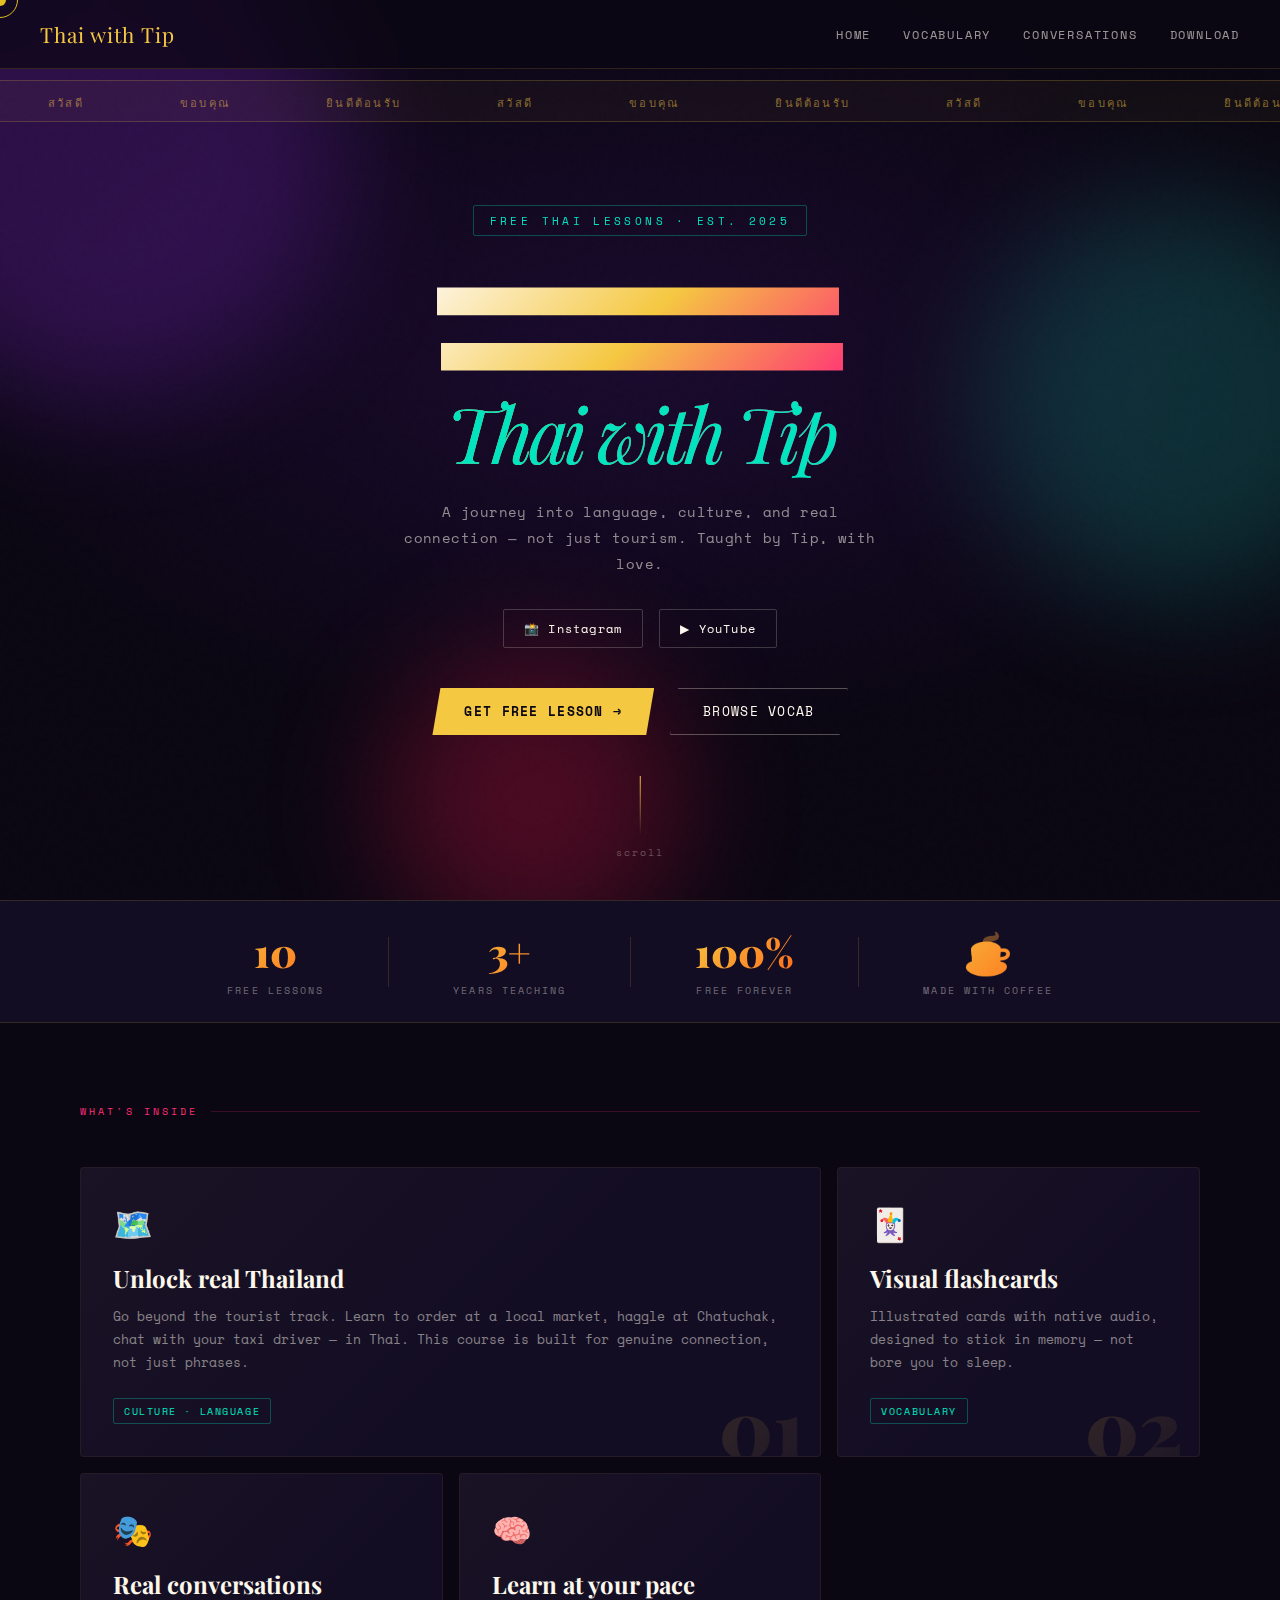
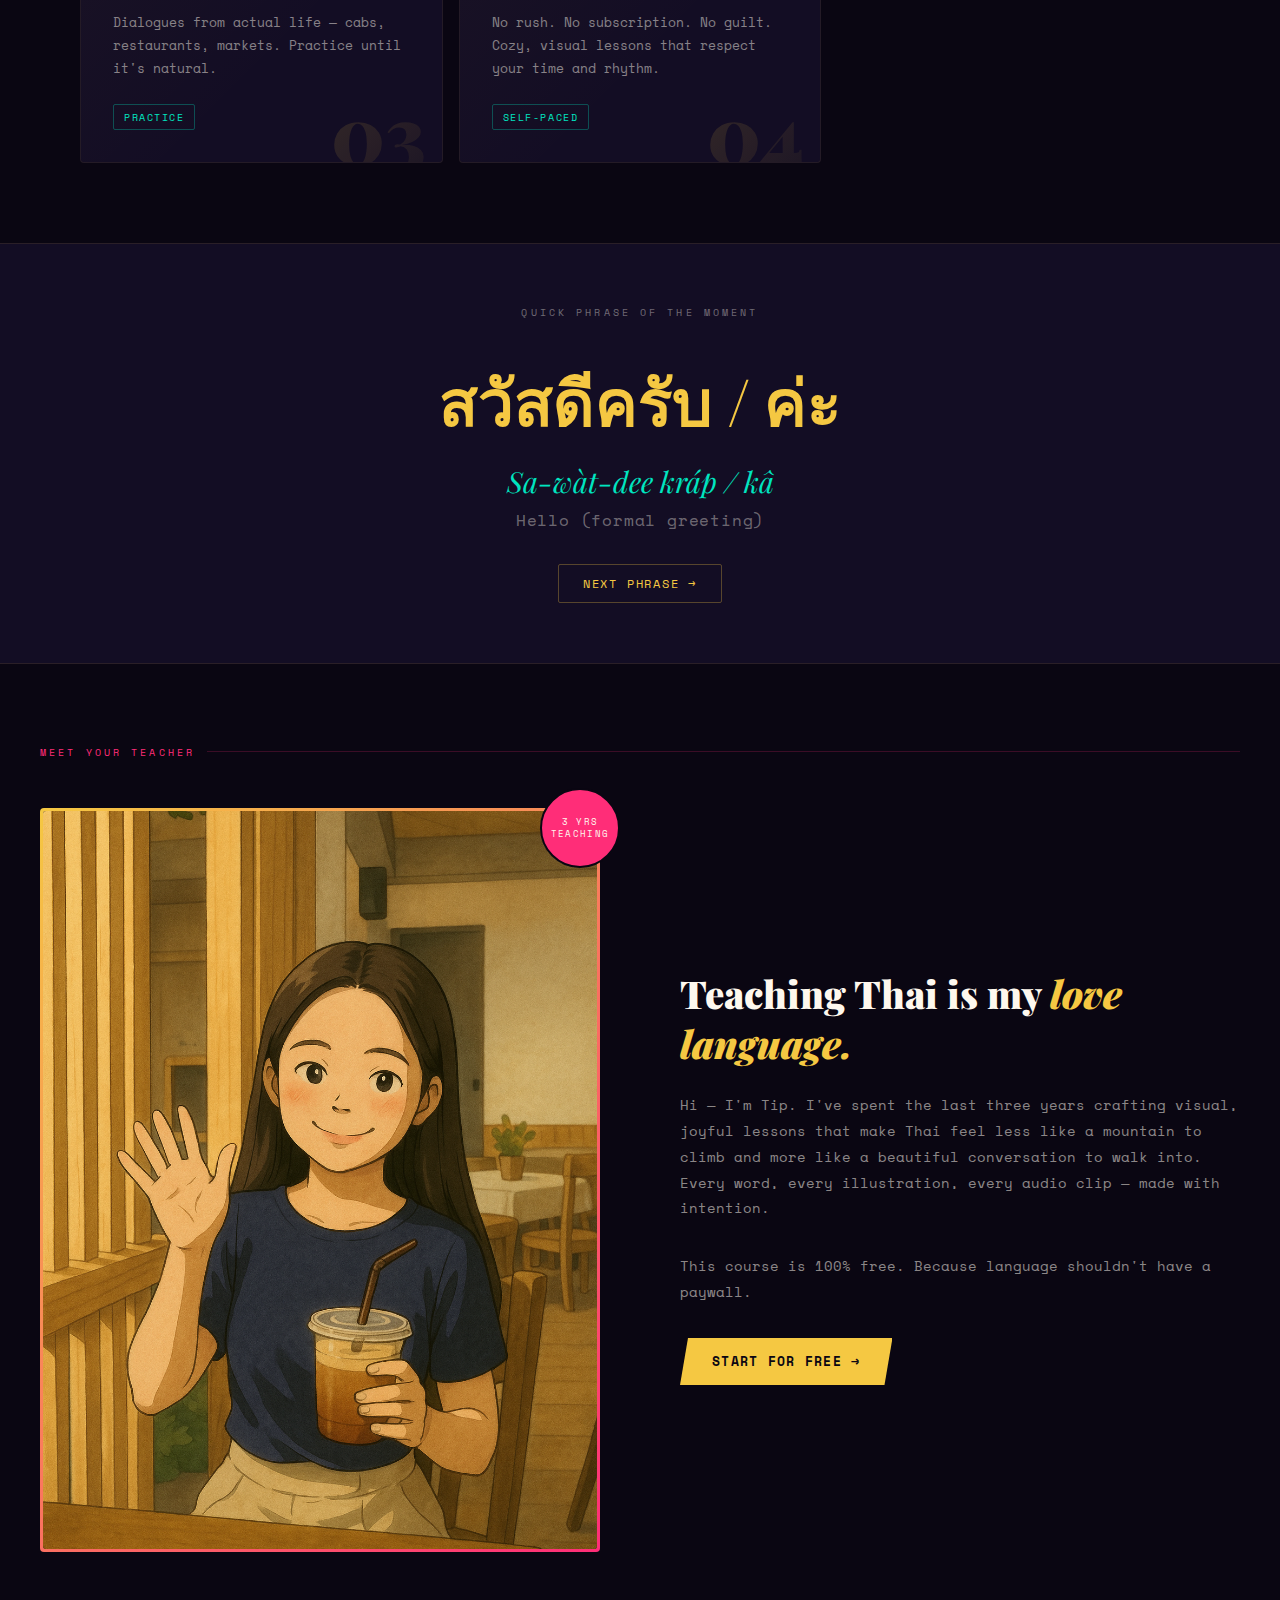
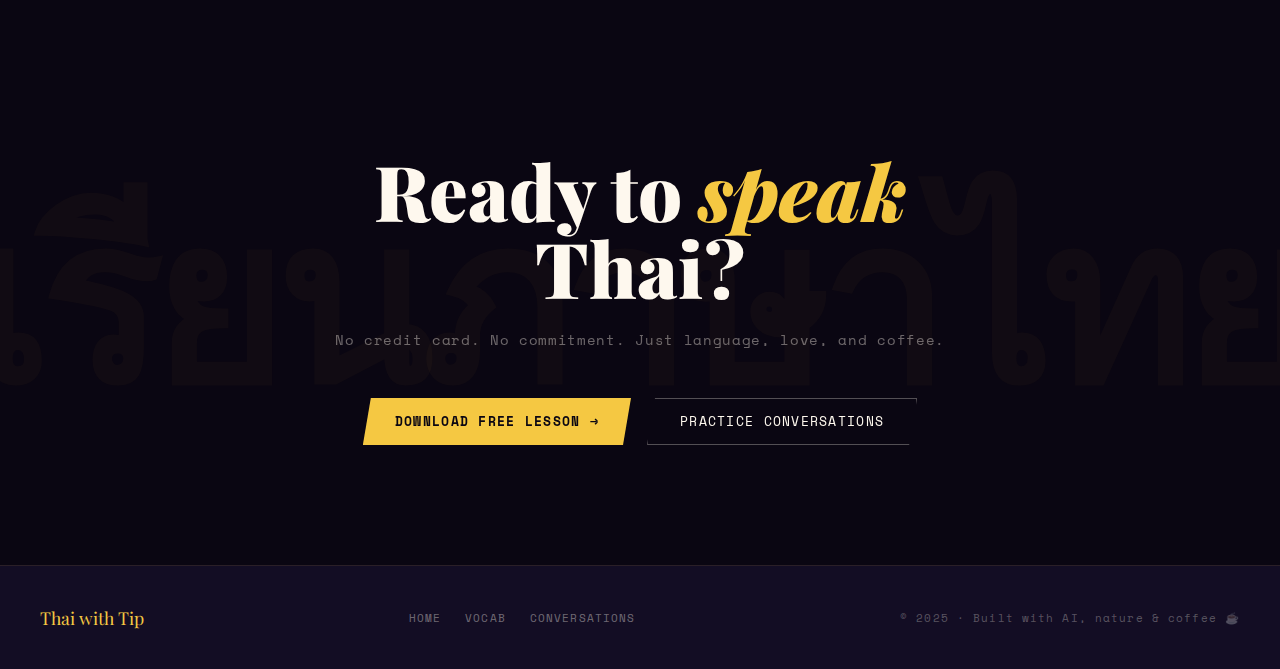
<file: index.html>
<!DOCTYPE html>
<html lang="en">
<head>
<meta charset="UTF-8"/>
<meta name="viewport" content="width=device-width, initial-scale=1.0"/>
<title>Thai with Tip</title>
<link href="https://fonts.googleapis.com/css2?family=Playfair+Display:ital,wght@0,400;0,900;1,400&family=Space+Mono:wght@400;700&display=swap" rel="stylesheet"/>
<style>
*{margin:0;padding:0;box-sizing:border-box;}
:root{
  --gold:#f5c842;
  --hot-pink:#ff2d78;
  --deep:#0a0612;
  --mid:#130d24;
  --teal:#00e5c0;
  --cream:#fef8ee;
  --orange:#ff6b1a;
}
html{scroll-behavior:smooth;}
body{
  font-family:'Space Mono',monospace;
  background:var(--deep);
  color:var(--cream);
  overflow-x:hidden;
  cursor:none;
}

/* CUSTOM CURSOR */
.cursor{
  position:fixed;width:12px;height:12px;
  background:var(--gold);border-radius:50%;
  pointer-events:none;z-index:9999;
  transform:translate(-50%,-50%);
  transition:transform 0.1s,background 0.2s;
  mix-blend-mode:difference;
}
.cursor-ring{
  position:fixed;width:36px;height:36px;
  border:1.5px solid var(--gold);border-radius:50%;
  pointer-events:none;z-index:9998;
  transform:translate(-50%,-50%);
  transition:transform 0.18s ease,opacity 0.3s;
  mix-blend-mode:difference;
}

/* NOISE OVERLAY */
body::before{
  content:'';position:fixed;inset:0;
  background-image:url("data:image/svg+xml,%3Csvg viewBox='0 0 200 200' xmlns='http://www.w3.org/2000/svg'%3E%3Cfilter id='n'%3E%3CfeTurbulence type='fractalNoise' baseFrequency='0.9' numOctaves='4' stitchTiles='stitch'/%3E%3C/filter%3E%3Crect width='100%25' height='100%25' filter='url(%23n)' opacity='0.04'/%3E%3C/svg%3E");
  pointer-events:none;z-index:1;opacity:0.4;
}

/* NAV */
nav{
  position:fixed;top:0;left:0;right:0;z-index:100;
  display:flex;justify-content:space-between;align-items:center;
  padding:20px 40px;
  border-bottom:1px solid rgba(245,200,66,0.15);
  backdrop-filter:blur(20px);
  background:rgba(10,6,18,0.7);
}
.nav-logo{
  font-family:'Playfair Display',serif;
  font-size:1.3rem;color:var(--gold);
  letter-spacing:0.05em;
}
.nav-links{display:flex;gap:2rem;}
.nav-links a{
  color:rgba(254,248,238,0.6);text-decoration:none;
  font-size:0.75rem;letter-spacing:0.15em;text-transform:uppercase;
  transition:color 0.2s;
}
.nav-links a:hover{color:var(--gold);}

/* HERO */
.hero{
  position:relative;min-height:100vh;
  display:flex;flex-direction:column;
  align-items:center;justify-content:center;
  overflow:hidden;padding:120px 40px 80px;
  text-align:center;
}

/* ANIMATED BACKGROUND */
.hero-bg{
  position:absolute;inset:0;
  background:radial-gradient(ellipse 80% 60% at 50% 40%, #1a0a2e 0%, var(--deep) 70%);
}
.orb{
  position:absolute;border-radius:50%;
  filter:blur(60px);opacity:0.35;
  animation:float 8s ease-in-out infinite;
}
.orb1{width:500px;height:500px;background:#6b21a8;top:-100px;left:-150px;animation-delay:0s;}
.orb2{width:400px;height:400px;background:#0f766e;top:200px;right:-100px;animation-delay:-3s;}
.orb3{width:300px;height:300px;background:#be123c;bottom:-50px;left:30%;animation-delay:-5s;}

@keyframes float{
  0%,100%{transform:translateY(0) scale(1);}
  50%{transform:translateY(-30px) scale(1.05);}
}

/* MARQUEE */
.marquee-wrap{
  position:absolute;top:80px;left:0;right:0;
  overflow:hidden;white-space:nowrap;
  border-top:1px solid rgba(245,200,66,0.2);
  border-bottom:1px solid rgba(245,200,66,0.2);
  padding:8px 0;
  background:rgba(245,200,66,0.04);
}
.marquee-inner{
  display:inline-block;
  animation:marquee 20s linear infinite;
}
.marquee-inner span{
  font-size:0.7rem;letter-spacing:0.2em;text-transform:uppercase;
  color:rgba(245,200,66,0.5);margin:0 3rem;
}
@keyframes marquee{from{transform:translateX(0);}to{transform:translateX(-50%);}}

/* HERO CONTENT */
.eyebrow{
  font-size:0.7rem;letter-spacing:0.3em;text-transform:uppercase;
  color:var(--teal);margin-bottom:1.5rem;
  border:1px solid rgba(0,229,192,0.3);
  display:inline-block;padding:6px 16px;border-radius:2px;
}
.hero-title{
  font-family:'Playfair Display',serif;
  font-size:clamp(4rem,12vw,10rem);
  font-weight:900;line-height:0.9;
  margin-bottom:0.5rem;
  background:linear-gradient(135deg,var(--cream) 0%,var(--gold) 40%,var(--hot-pink) 80%);
  -webkit-background-clip:text;-webkit-text-fill-color:transparent;background-clip:text;
  letter-spacing:-0.03em;
}
.hero-title-italic{
  font-style:italic;font-weight:400;
  font-size:clamp(2rem,6vw,5rem);
  display:block;color:var(--teal);
  -webkit-text-fill-color:var(--teal);
}
.hero-sub{
  font-size:0.9rem;color:rgba(254,248,238,0.55);
  max-width:480px;margin:2rem auto;
  line-height:1.8;letter-spacing:0.03em;
}

/* GLITCH TEXT */
.glitch{
  position:relative;display:inline-block;
}
.glitch::before,.glitch::after{
  content:attr(data-text);position:absolute;inset:0;
  -webkit-background-clip:text;-webkit-text-fill-color:transparent;background-clip:text;
}
.glitch::before{
  background:linear-gradient(135deg,var(--cream),var(--gold),var(--hot-pink));
  animation:glitch1 4s infinite;clip-path:polygon(0 20%,100% 20%,100% 40%,0 40%);
  transform:translateX(-2px);
}
.glitch::after{
  background:linear-gradient(135deg,var(--cream),var(--gold),var(--hot-pink));
  animation:glitch2 4s infinite;clip-path:polygon(0 60%,100% 60%,100% 80%,0 80%);
  transform:translateX(2px);
}
@keyframes glitch1{0%,90%,100%{opacity:0;}92%,97%{opacity:0.8;transform:translateX(-4px);}}
@keyframes glitch2{0%,88%,100%{opacity:0;}90%,95%{opacity:0.8;transform:translateX(4px);}}

/* THAI CHAR RAIN */
.thai-rain{
  position:absolute;inset:0;pointer-events:none;overflow:hidden;
  font-family:'Noto Sans Thai',sans-serif;
}
.thai-char{
  position:absolute;font-size:1.2rem;
  color:rgba(245,200,66,0.12);
  animation:rain-fall linear infinite;
}
@keyframes rain-fall{
  0%{transform:translateY(-20px);opacity:0;}
  10%{opacity:1;}
  90%{opacity:0.5;}
  100%{transform:translateY(100vh);opacity:0;}
}

/* HERO BUTTONS */
.hero-btns{display:flex;gap:1rem;justify-content:center;flex-wrap:wrap;margin-top:2.5rem;}
.btn-primary{
  background:var(--gold);color:var(--deep);
  padding:14px 32px;font-family:'Space Mono',monospace;
  font-size:0.8rem;font-weight:700;letter-spacing:0.1em;text-transform:uppercase;
  text-decoration:none;border:none;cursor:none;
  position:relative;overflow:hidden;transition:transform 0.2s;
  clip-path:polygon(8px 0%,100% 0%,calc(100% - 8px) 100%,0% 100%);
}
.btn-primary::before{
  content:'';position:absolute;inset:0;
  background:var(--hot-pink);transform:translateX(-105%);
  transition:transform 0.3s ease;
}
.btn-primary:hover{transform:scale(1.03);}
.btn-primary:hover::before{transform:translateX(0);}
.btn-primary span{position:relative;z-index:1;}

.btn-ghost{
  background:transparent;color:var(--cream);
  padding:13px 32px;font-family:'Space Mono',monospace;
  font-size:0.8rem;letter-spacing:0.1em;text-transform:uppercase;
  text-decoration:none;border:1px solid rgba(254,248,238,0.3);
  cursor:none;transition:all 0.2s;
  clip-path:polygon(8px 0%,100% 0%,calc(100% - 8px) 100%,0% 100%);
}
.btn-ghost:hover{border-color:var(--teal);color:var(--teal);}

/* SCROLL INDICATOR */
.scroll-ind{
  position:absolute;bottom:40px;left:50%;transform:translateX(-50%);
  display:flex;flex-direction:column;align-items:center;gap:8px;
  color:rgba(254,248,238,0.3);font-size:0.65rem;letter-spacing:0.2em;
}
.scroll-line{
  width:1px;height:60px;background:linear-gradient(to bottom,var(--gold),transparent);
  animation:scroll-pulse 2s ease-in-out infinite;
}
@keyframes scroll-pulse{0%,100%{opacity:0.3;}50%{opacity:1;}}

/* STATS BAR */
.stats-bar{
  background:var(--mid);
  border-top:1px solid rgba(245,200,66,0.15);
  border-bottom:1px solid rgba(245,200,66,0.15);
  padding:24px 40px;
  display:flex;justify-content:center;align-items:center;
  gap:4rem;flex-wrap:wrap;
}
.stat{text-align:center;}
.stat-num{
  font-family:'Playfair Display',serif;
  font-size:2.5rem;font-weight:900;
  background:linear-gradient(135deg,var(--gold),var(--orange));
  -webkit-background-clip:text;-webkit-text-fill-color:transparent;background-clip:text;
}
.stat-label{font-size:0.65rem;letter-spacing:0.2em;text-transform:uppercase;color:rgba(254,248,238,0.4);margin-top:4px;}
.stat-div{width:1px;height:50px;background:rgba(245,200,66,0.15);}

/* BENTO GRID */
.bento-section{padding:80px 40px;max-width:1200px;margin:0 auto;}
.section-label{
  font-size:0.65rem;letter-spacing:0.3em;text-transform:uppercase;
  color:var(--hot-pink);margin-bottom:3rem;
  display:flex;align-items:center;gap:12px;
}
.section-label::after{content:'';flex:1;height:1px;background:rgba(255,45,120,0.2);}

.bento-grid{
  display:grid;
  grid-template-columns:repeat(3,1fr);
  grid-template-rows:auto;
  gap:16px;
}
.bento-card{
  background:var(--mid);
  border:1px solid rgba(245,200,66,0.08);
  border-radius:4px;padding:32px;
  position:relative;overflow:hidden;
  transition:border-color 0.3s,transform 0.3s;
}
.bento-card:hover{border-color:rgba(245,200,66,0.3);transform:translateY(-2px);}
.bento-card::after{
  content:'';position:absolute;inset:0;
  background:linear-gradient(135deg,rgba(245,200,66,0.03) 0%,transparent 60%);
  pointer-events:none;
}
.bento-card.wide{grid-column:span 2;}
.bento-card.tall{grid-row:span 2;}

.card-icon{
  font-size:2rem;margin-bottom:1rem;
  display:block;
}
.card-title{
  font-family:'Playfair Display',serif;
  font-size:1.5rem;font-weight:700;
  color:var(--cream);margin-bottom:0.75rem;
  line-height:1.2;
}
.card-body{
  font-size:0.8rem;color:rgba(254,248,238,0.5);
  line-height:1.8;
}
.card-tag{
  display:inline-block;margin-top:1.5rem;
  font-size:0.65rem;letter-spacing:0.15em;text-transform:uppercase;
  color:var(--teal);border:1px solid rgba(0,229,192,0.3);
  padding:4px 10px;border-radius:2px;
}
.card-number{
  font-family:'Playfair Display',serif;
  font-size:5rem;font-weight:900;
  line-height:1;
  background:linear-gradient(135deg,rgba(245,200,66,0.15),rgba(245,200,66,0.05));
  -webkit-background-clip:text;-webkit-text-fill-color:transparent;background-clip:text;
  position:absolute;bottom:-10px;right:16px;
}

/* PHRASE TICKER */
.phrase-section{
  padding:60px 40px;
  background:var(--mid);
  border-top:1px solid rgba(245,200,66,0.1);
  border-bottom:1px solid rgba(245,200,66,0.1);
  text-align:center;
}
.phrase-eyebrow{font-size:0.65rem;letter-spacing:0.3em;text-transform:uppercase;color:rgba(254,248,238,0.4);margin-bottom:2rem;}
.phrase-display{
  font-family:'Playfair Display',serif;
  font-size:clamp(2rem,5vw,4rem);
  font-weight:900;
  min-height:1.2em;
  position:relative;
}
.phrase-thai{color:var(--gold);}
.phrase-rom{
  display:block;font-size:clamp(1rem,2.5vw,1.8rem);
  font-weight:400;font-style:italic;
  color:var(--teal);margin-top:0.5rem;
}
.phrase-eng{
  display:block;font-size:clamp(0.8rem,1.5vw,1rem);
  font-weight:400;font-family:'Space Mono',monospace;
  color:rgba(254,248,238,0.4);margin-top:0.5rem;letter-spacing:0.05em;
}
.phrase-btn{
  margin-top:2rem;background:transparent;
  border:1px solid rgba(245,200,66,0.3);
  color:var(--gold);font-family:'Space Mono',monospace;
  font-size:0.75rem;letter-spacing:0.15em;text-transform:uppercase;
  padding:10px 24px;cursor:none;transition:all 0.2s;border-radius:2px;
}
.phrase-btn:hover{background:var(--gold);color:var(--deep);}

/* MEET TIP */
.tip-section{
  padding:80px 40px;max-width:1200px;margin:0 auto;
  display:grid;grid-template-columns:1fr 1fr;gap:80px;align-items:center;
}
.tip-text .big-quote{
  font-family:'Playfair Display',serif;
  font-size:clamp(1.5rem,3vw,2.5rem);
  font-weight:900;line-height:1.3;
  color:var(--cream);margin-bottom:1.5rem;
}
.tip-text .big-quote em{color:var(--gold);font-style:italic;}
.tip-body{font-size:0.85rem;color:rgba(254,248,238,0.55);line-height:1.9;margin-bottom:2rem;}

.tip-image-wrap{
  position:relative;
}
.tip-frame{
  background:linear-gradient(135deg,var(--gold) 0%,var(--hot-pink) 100%);
  padding:3px;border-radius:4px;
}
.tip-img-inner{
  background:var(--mid);border-radius:3px;
  aspect-ratio:3/4;overflow:hidden;
  display:flex;align-items:center;justify-content:center;
  font-family:'Playfair Display',serif;
  font-size:8rem;
}
.tip-badge{
  position:absolute;top:-20px;right:-20px;
  width:80px;height:80px;border-radius:50%;
  background:var(--hot-pink);display:flex;flex-direction:column;
  align-items:center;justify-content:center;
  font-size:0.55rem;letter-spacing:0.15em;text-transform:uppercase;
  line-height:1.3;text-align:center;
  border:2px solid var(--deep);
}

/* CTA */
.cta-section{
  padding:120px 40px;text-align:center;
  position:relative;overflow:hidden;
  background:var(--deep);
}
.cta-bg-text{
  position:absolute;top:50%;left:50%;transform:translate(-50%,-50%);
  font-family:'Playfair Display',serif;font-size:18vw;font-weight:900;
  color:rgba(245,200,66,0.03);white-space:nowrap;pointer-events:none;
  letter-spacing:-0.05em;
}
.cta-title{
  font-family:'Playfair Display',serif;
  font-size:clamp(2.5rem,6vw,5rem);font-weight:900;
  line-height:1;color:var(--cream);position:relative;z-index:1;
}
.cta-title em{color:var(--gold);font-style:italic;}
.cta-sub{
  font-size:0.85rem;color:rgba(254,248,238,0.4);
  margin:1.5rem 0 3rem;letter-spacing:0.05em;position:relative;z-index:1;
}

/* FOOTER */
footer{
  padding:40px;background:var(--mid);
  border-top:1px solid rgba(245,200,66,0.1);
  display:flex;justify-content:space-between;align-items:center;flex-wrap:wrap;gap:1rem;
}
.footer-logo{font-family:'Playfair Display',serif;color:var(--gold);font-size:1.1rem;}
.footer-text{font-size:0.7rem;color:rgba(254,248,238,0.3);letter-spacing:0.1em;}
.footer-links{display:flex;gap:1.5rem;}
.footer-links a{
  font-size:0.7rem;color:rgba(254,248,238,0.4);text-decoration:none;
  letter-spacing:0.1em;text-transform:uppercase;transition:color 0.2s;
}
.footer-links a:hover{color:var(--gold);}

/* SOCIALS */
.social-row{display:flex;gap:1rem;justify-content:center;margin:2rem 0;}
.soc-btn{
  display:flex;align-items:center;gap:8px;
  border:1px solid rgba(254,248,238,0.2);
  padding:10px 20px;border-radius:2px;color:var(--cream);
  text-decoration:none;font-size:0.75rem;letter-spacing:0.1em;
  transition:all 0.2s;
}
.soc-btn:hover{border-color:var(--gold);color:var(--gold);}

/* RESPONSIVE */
@media(max-width:768px){
  nav{padding:16px 20px;}
  .nav-links{display:none;}
  .bento-grid{grid-template-columns:1fr;}
  .bento-card.wide{grid-column:span 1;}
  .tip-section{grid-template-columns:1fr;gap:40px;}
  .stats-bar{gap:2rem;}
  .stat-div{display:none;}
  .hero-btns{flex-direction:column;align-items:center;}
  footer{flex-direction:column;text-align:center;}
  .footer-links{justify-content:center;}
}
</style>
</head>
<body>

<div class="cursor" id="cursor"></div>
<div class="cursor-ring" id="cursor-ring"></div>

<nav>
  <div class="nav-logo">Thai with Tip</div>
  <div class="nav-links">
    <a href="index.html">Home</a>
    <a href="vocabulary.html">Vocabulary</a>
    <a href="conversations/index.html">Conversations</a>
    <a href="Download_page.html">Download</a>
  </div>
</nav>

<section class="hero">
  <div class="hero-bg"></div>
  <div class="orb orb1"></div>
  <div class="orb orb2"></div>
  <div class="orb orb3"></div>

  <div class="thai-rain" id="thai-rain"></div>

  <div class="marquee-wrap">
    <div class="marquee-inner">
      <span>สวัสดี</span><span>ขอบคุณ</span><span>ยินดีต้อนรับ</span><span>สวัสดี</span><span>ขอบคุณ</span><span>ยินดีต้อนรับ</span><span>สวัสดี</span><span>ขอบคุณ</span><span>ยินดีต้อนรับ</span><span>สวัสดี</span><span>ขอบคุณ</span><span>ยินดีต้อนรับ</span><span>สวัสดี</span><span>ขอบคุณ</span><span>ยินดีต้อนรับ</span><span>สวัสดี</span><span>ขอบคุณ</span><span>ยินดีต้อนรับ</span>
    </div>
  </div>

  <div style="position:relative;z-index:2;">
    <div class="eyebrow">Free Thai lessons · Est. 2025</div>
    <h1 class="hero-title">
      <span class="glitch" data-text="Learn">Learn</span>
      <br>
      <span class="hero-title-italic">Thai with Tip</span>
    </h1>
    <p class="hero-sub">A journey into language, culture, and real connection — not just tourism. Taught by Tip, with love.</p>
    <div class="social-row">
      <a href="https://instagram.com/thaiwithtip" class="soc-btn" target="_blank">📸 Instagram</a>
      <a href="https://youtube.com/@thaiwithtip" class="soc-btn" target="_blank">▶ YouTube</a>
    </div>
    <div class="hero-btns">
      <a href="Download_page.html" class="btn-primary"><span>Get free lesson →</span></a>
      <a href="vocabulary.html" class="btn-ghost">Browse vocab</a>
    </div>
  </div>

  <div class="scroll-ind">
    <div class="scroll-line"></div>
    <span>scroll</span>
  </div>
</section>

<div class="stats-bar">
  <div class="stat"><div class="stat-num">10</div><div class="stat-label">Free Lessons</div></div>
  <div class="stat-div"></div>
  <div class="stat"><div class="stat-num">3+</div><div class="stat-label">Years Teaching</div></div>
  <div class="stat-div"></div>
  <div class="stat"><div class="stat-num">100%</div><div class="stat-label">Free Forever</div></div>
  <div class="stat-div"></div>
  <div class="stat"><div class="stat-num">☕</div><div class="stat-label">Made with coffee</div></div>
</div>

<section class="bento-section">
  <div class="section-label">What's inside</div>
  <div class="bento-grid">
    <div class="bento-card wide">
      <span class="card-icon">🗺️</span>
      <div class="card-title">Unlock real Thailand</div>
      <div class="card-body">Go beyond the tourist track. Learn to order at a local market, haggle at Chatuchak, chat with your taxi driver — in Thai. This course is built for genuine connection, not just phrases.</div>
      <div class="card-tag">Culture · Language</div>
      <div class="card-number">01</div>
    </div>
    <div class="bento-card">
      <span class="card-icon">🃏</span>
      <div class="card-title">Visual flashcards</div>
      <div class="card-body">Illustrated cards with native audio, designed to stick in memory — not bore you to sleep.</div>
      <div class="card-tag">Vocabulary</div>
      <div class="card-number">02</div>
    </div>
    <div class="bento-card">
      <span class="card-icon">🎭</span>
      <div class="card-title">Real conversations</div>
      <div class="card-body">Dialogues from actual life — cabs, restaurants, markets. Practice until it's natural.</div>
      <div class="card-tag">Practice</div>
      <div class="card-number">03</div>
    </div>
    <div class="bento-card">
      <span class="card-icon">🧠</span>
      <div class="card-title">Learn at your pace</div>
      <div class="card-body">No rush. No subscription. No guilt. Cozy, visual lessons that respect your time and rhythm.</div>
      <div class="card-tag">Self-paced</div>
      <div class="card-number">04</div>
    </div>
  </div>
</section>

<section class="phrase-section">
  <div class="phrase-eyebrow">Quick phrase of the moment</div>
  <div class="phrase-display" id="phrase-display">
    <span class="phrase-thai" id="pt">สวัสดีครับ / ค่ะ</span>
    <span class="phrase-rom" id="pr">Sa-wàt-dee kráp / kâ</span>
    <span class="phrase-eng" id="pe">Hello (formal greeting)</span>
  </div>
  <button class="phrase-btn" id="next-phrase">Next phrase →</button>
</section>

<section style="background:var(--deep);padding:80px 40px;">
  <div style="max-width:1200px;margin:0 auto;">
    <div class="section-label">Meet your teacher</div>
    <div class="tip-section" style="padding:0;max-width:100%;">
      <div class="tip-image-wrap">
        <div class="tip-frame">
          <div class="tip-img-inner">
            <img src="tip.png" alt="Tip" style="width:100%;height:100%;object-fit:cover;" onerror="this.style.display='none';this.nextElementSibling.style.display='flex'"/>
            <div style="display:none;flex-direction:column;align-items:center;justify-content:center;height:100%;color:rgba(254,248,238,0.2);font-size:5rem;">🌸</div>
          </div>
        </div>
        <div class="tip-badge">3 yrs<br>teaching</div>
      </div>
      <div class="tip-text">
        <div class="big-quote">Teaching Thai is my <em>love language.</em></div>
        <p class="tip-body">Hi — I'm Tip. I've spent the last three years crafting visual, joyful lessons that make Thai feel less like a mountain to climb and more like a beautiful conversation to walk into. Every word, every illustration, every audio clip — made with intention.</p>
        <p class="tip-body">This course is 100% free. Because language shouldn't have a paywall.</p>
        <a href="Download_page.html" class="btn-primary" style="display:inline-block;"><span>Start for free →</span></a>
      </div>
    </div>
  </div>
</section>

<section class="cta-section">
  <div class="cta-bg-text">เรียนภาษาไทย</div>
  <div style="position:relative;z-index:1;">
    <h2 class="cta-title">Ready to <em>speak</em><br>Thai?</h2>
    <p class="cta-sub">No credit card. No commitment. Just language, love, and coffee.</p>
    <div style="display:flex;gap:1rem;justify-content:center;flex-wrap:wrap;">
      <a href="Download_page.html" class="btn-primary"><span>Download free lesson →</span></a>
      <a href="conversations/index.html" class="btn-ghost">Practice conversations</a>
    </div>
  </div>
</section>

<footer>
  <div class="footer-logo">Thai with Tip</div>
  <div class="footer-links">
    <a href="index.html">Home</a>
    <a href="vocabulary.html">Vocab</a>
    <a href="conversations/index.html">Conversations</a>
  </div>
  <div class="footer-text">© 2025 · Built with AI, nature & coffee ☕</div>
</footer>

<script>
const cursor = document.getElementById('cursor');
const ring = document.getElementById('cursor-ring');
let mx=0,my=0,rx=0,ry=0;
document.addEventListener('mousemove',e=>{
  mx=e.clientX;my=e.clientY;
  cursor.style.left=mx+'px';cursor.style.top=my+'px';
});
function animRing(){
  rx+=(mx-rx)*0.12;ry+=(my-ry)*0.12;
  ring.style.left=rx+'px';ring.style.top=ry+'px';
  requestAnimationFrame(animRing);
}
animRing();

const thaiChars='กขคงจฉชซญดตถทนบปผฝพฟภมยรลวศสหอ'.split('');
const rain=document.getElementById('thai-rain');
function makeChar(){
  const el=document.createElement('span');
  el.className='thai-char';
  el.textContent=thaiChars[Math.floor(Math.random()*thaiChars.length)];
  el.style.left=Math.random()*100+'%';
  el.style.animationDuration=(6+Math.random()*8)+'s';
  el.style.animationDelay=Math.random()*4+'s';
  el.style.fontSize=(0.8+Math.random()*1.2)+'rem';
  rain.appendChild(el);
  setTimeout(()=>el.remove(),(14000));
}
for(let i=0;i<30;i++)setTimeout(makeChar,i*200);
setInterval(makeChar,600);

const phrases=[
  {thai:'สวัสดีครับ / ค่ะ',rom:'Sa-wàt-dee kráp / kâ',eng:'Hello (formal greeting)'},
  {thai:'ขอบคุณมาก',rom:'Khàwp-khun mâak',eng:'Thank you very much'},
  {thai:'คุณชื่ออะไร',rom:'Khun chêu à-rai',eng:'What is your name?'},
  {thai:'ไปไหนมา',rom:'Bpai năi maa',eng:'Where have you been? (casual hello)'},
  {thai:'เท่าไหร่',rom:'Thâo-rài',eng:'How much is it?'},
  {thai:'อร่อยมาก',rom:'À-ròy mâak',eng:'Very delicious!'},
  {thai:'ไม่เป็นไร',rom:'Mâi bpen rai',eng:'Never mind / No problem'},
  {thai:'ช่วยด้วย',rom:'Chûay dûay',eng:'Please help me'},
];
let pi=0;
const pt=document.getElementById('pt');
const pr=document.getElementById('pr');
const pe=document.getElementById('pe');
function showPhrase(i){
  [pt,pr,pe].forEach(el=>el.style.opacity='0');
  setTimeout(()=>{
    pt.textContent=phrases[i].thai;
    pr.textContent=phrases[i].rom;
    pe.textContent=phrases[i].eng;
    [pt,pr,pe].forEach(el=>{el.style.transition='opacity 0.4s';el.style.opacity='1';});
  },300);
}
document.getElementById('next-phrase').addEventListener('click',()=>{
  pi=(pi+1)%phrases.length;showPhrase(pi);
});
setInterval(()=>{pi=(pi+1)%phrases.length;showPhrase(pi);},5000);
</script>
</body>
</html>
</file>
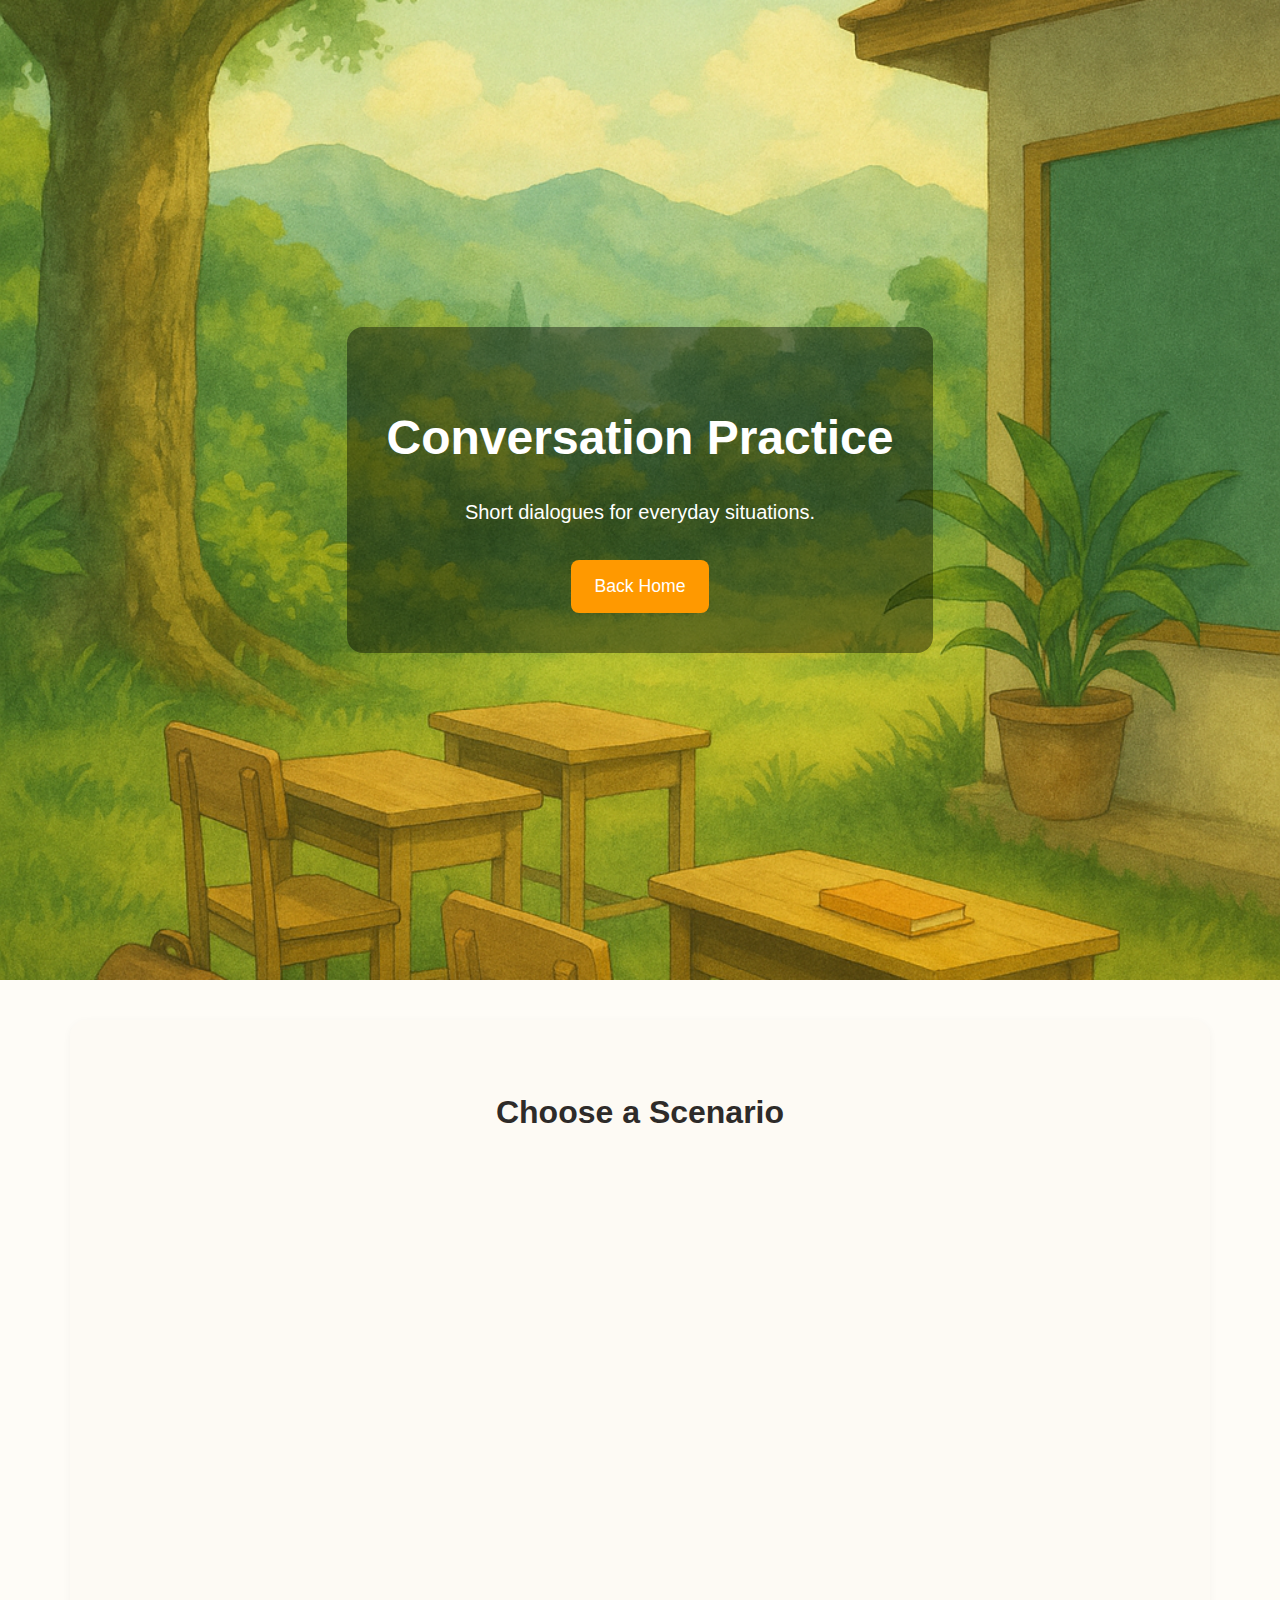
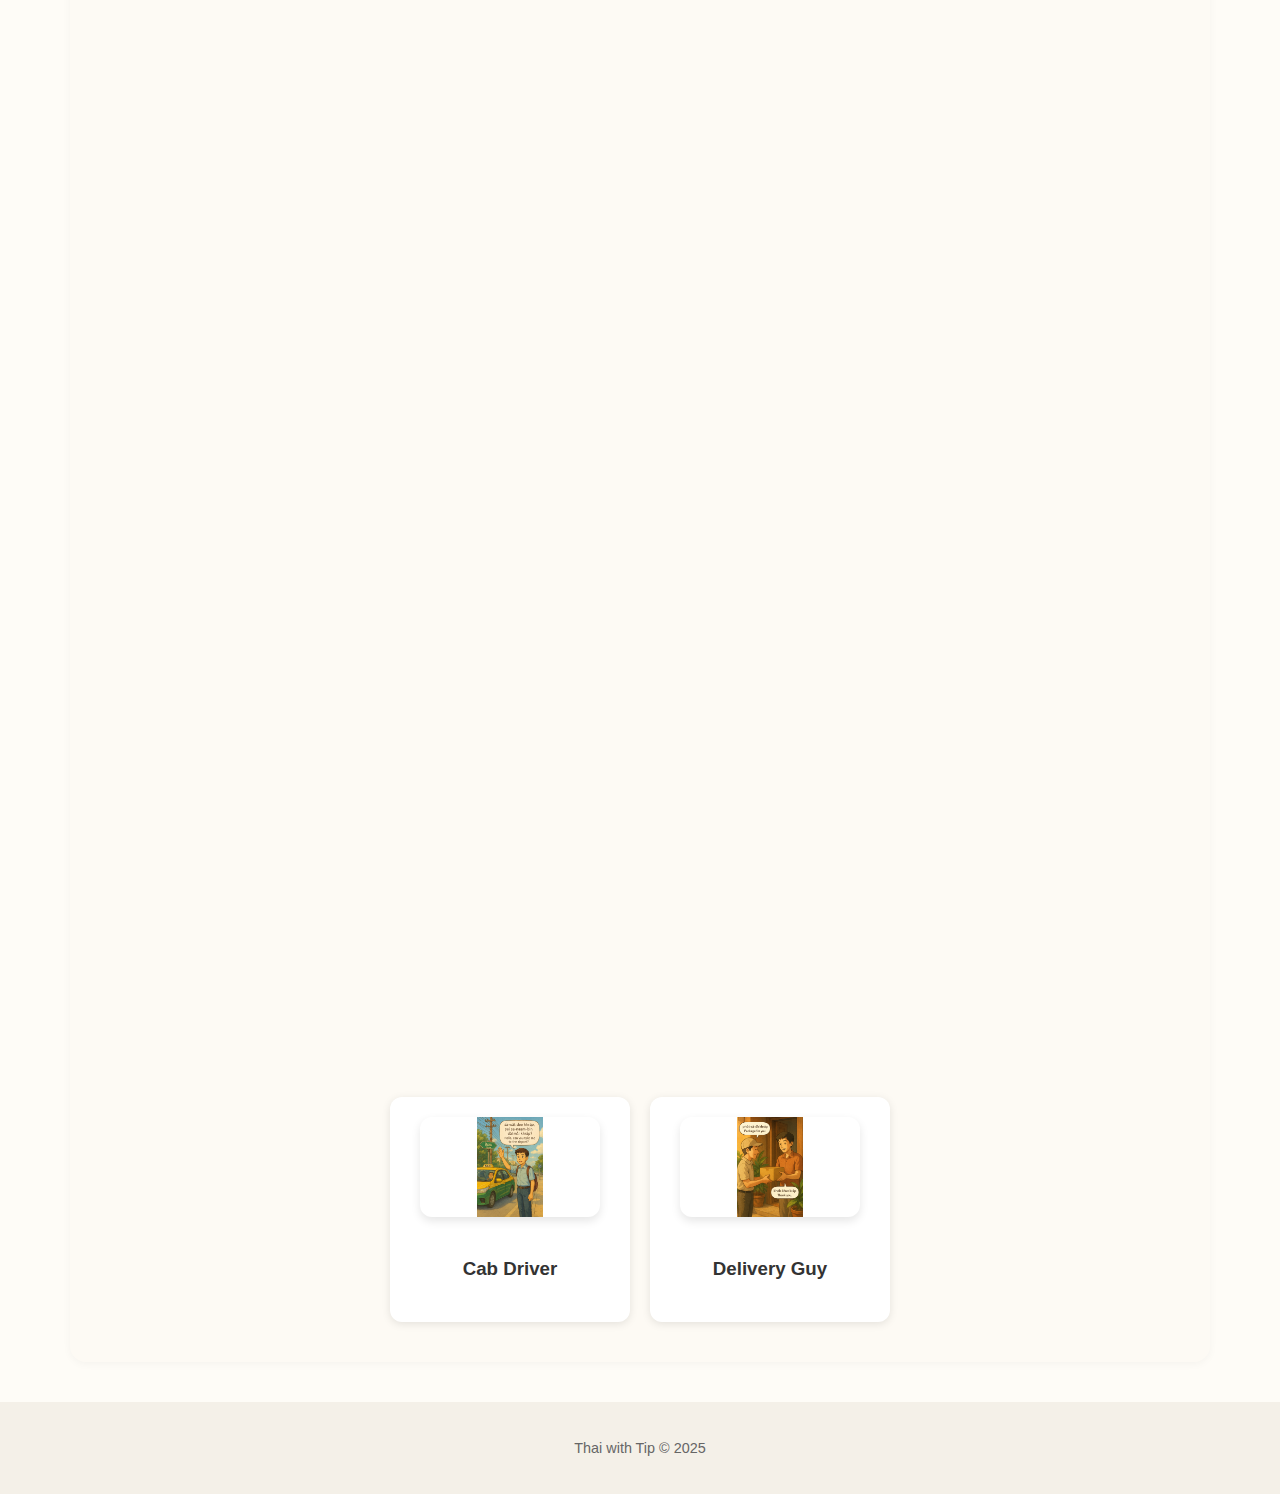
<file: conversations/index.html>
<!DOCTYPE html>
<html lang="en">
<head>
  <meta charset="UTF-8">
  <meta name="viewport" content="width=device-width, initial-scale=1.0">
  <title>Conversation Practice</title>
  <link rel="stylesheet" href="../styles.css">
  <style>
    .scenario-grid {
      display: flex;
      flex-wrap: wrap;
      gap: 20px;
      justify-content: center;
    }
    .scenario-card {
      background: #fff;
      border-radius: 12px;
      box-shadow: 0 2px 8px rgba(0,0,0,0.1);
      width: 200px;
      padding: 20px;
      text-align: center;
      text-decoration: none;
      color: #333;
      transition: transform 0.3s;
    }
    .scenario-card:hover {
      transform: scale(1.05);
    }
    .scenario-card img {
      width: 180px;
      height: 100px;
      object-fit: contain;
      margin-bottom: 10px;
    }
  </style>
</head>
<body>
  <header class="hero" style="background-image: url('../background.png');">
    <div class="overlay">
      <h1>Conversation Practice</h1>
      <p>Short dialogues for everyday situations.</p>
      <a href="../index.html" class="cta-button">Back Home</a>
    </div>
  </header>

  <section class="section">
    <h2>Choose a Scenario</h2>
    <img loading="lazy" src="cab/cab1.png" alt="Choose a scenario" class="scroll-bounce">
    <div class="scenario-grid">
      <a href="cab-driver.html" class="scenario-card">
        <img src="cab/cab1.png" alt="Cab driver">
        <h3>Cab Driver</h3>
      </a>
      <a href="delivery/index.html" class="scenario-card">
        <img src="delivery/delivery3.png" alt="Delivery guy">
        <h3>Delivery Guy</h3>
      </a>
    </div>
  </section>

  <footer>
    <p>Thai with Tip © 2025</p>
  </footer>

  <script src="../script.js"></script>
</body>
</html>
</file>
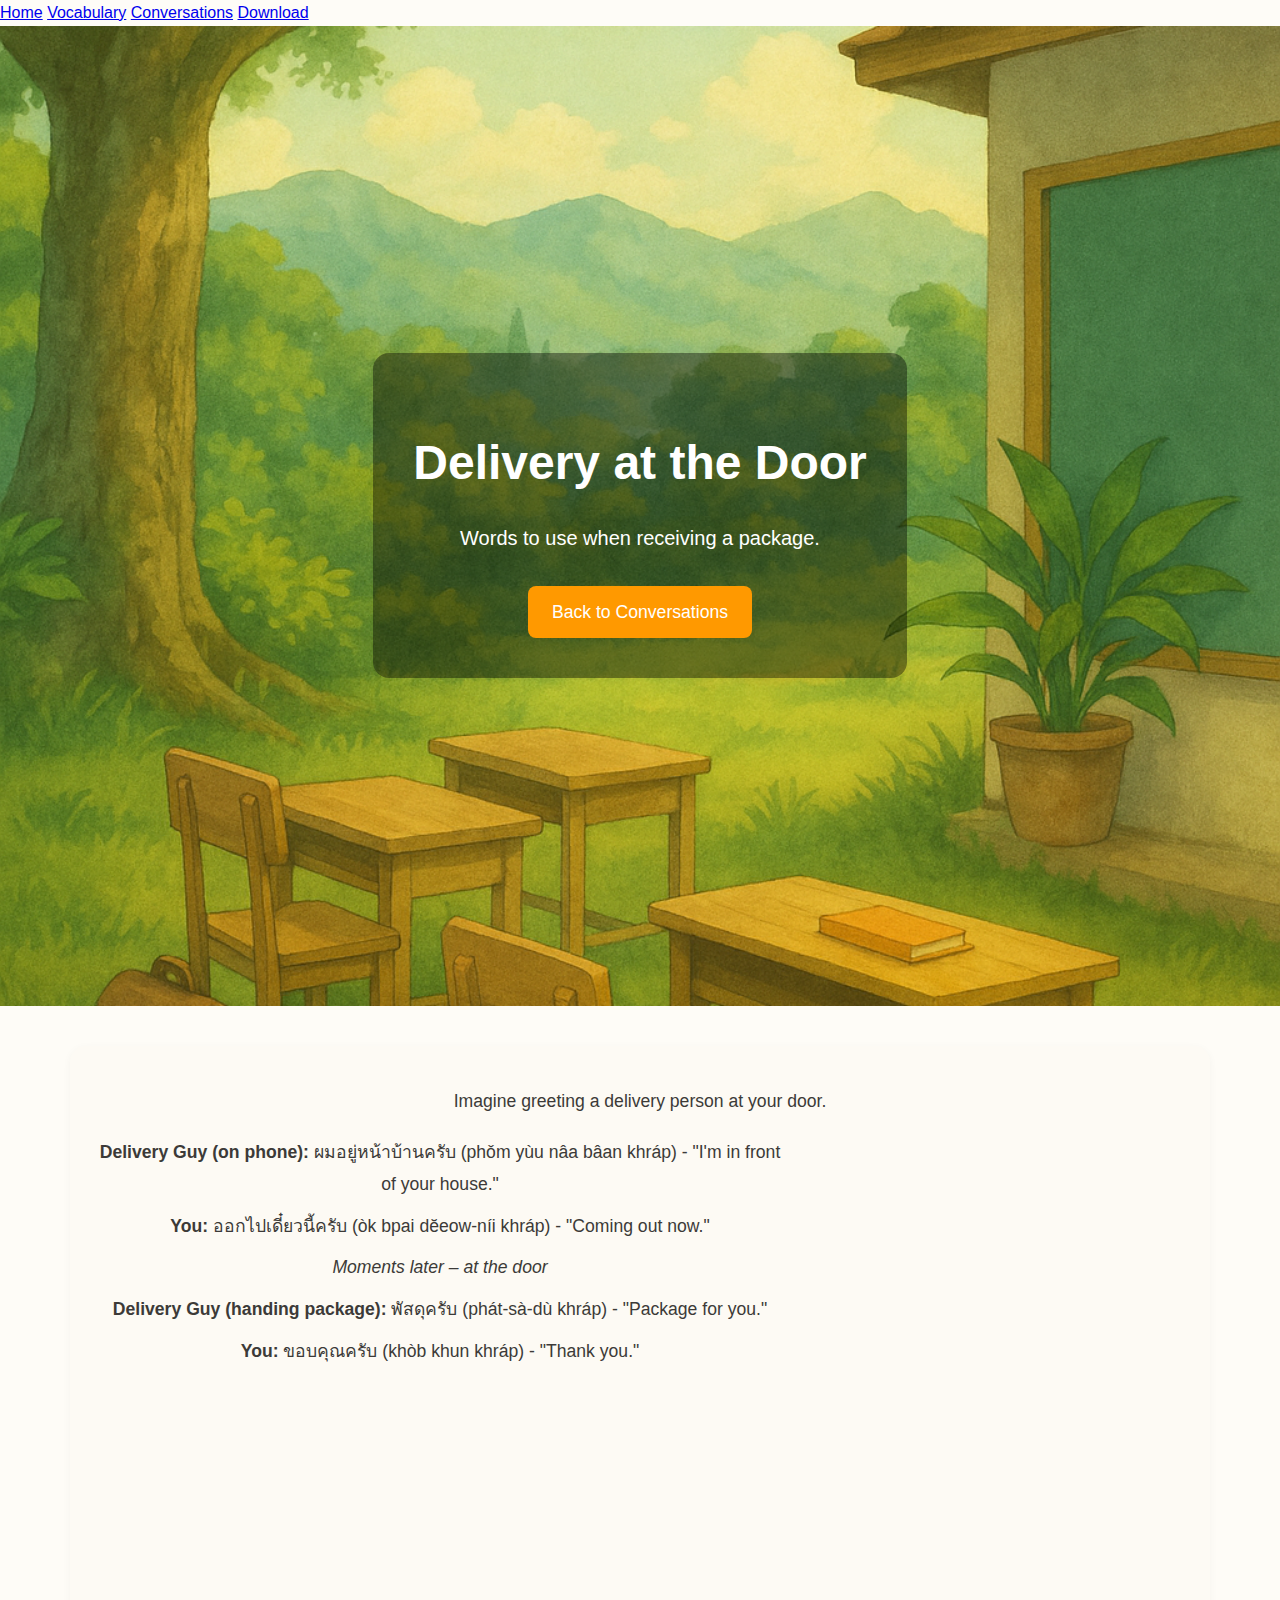
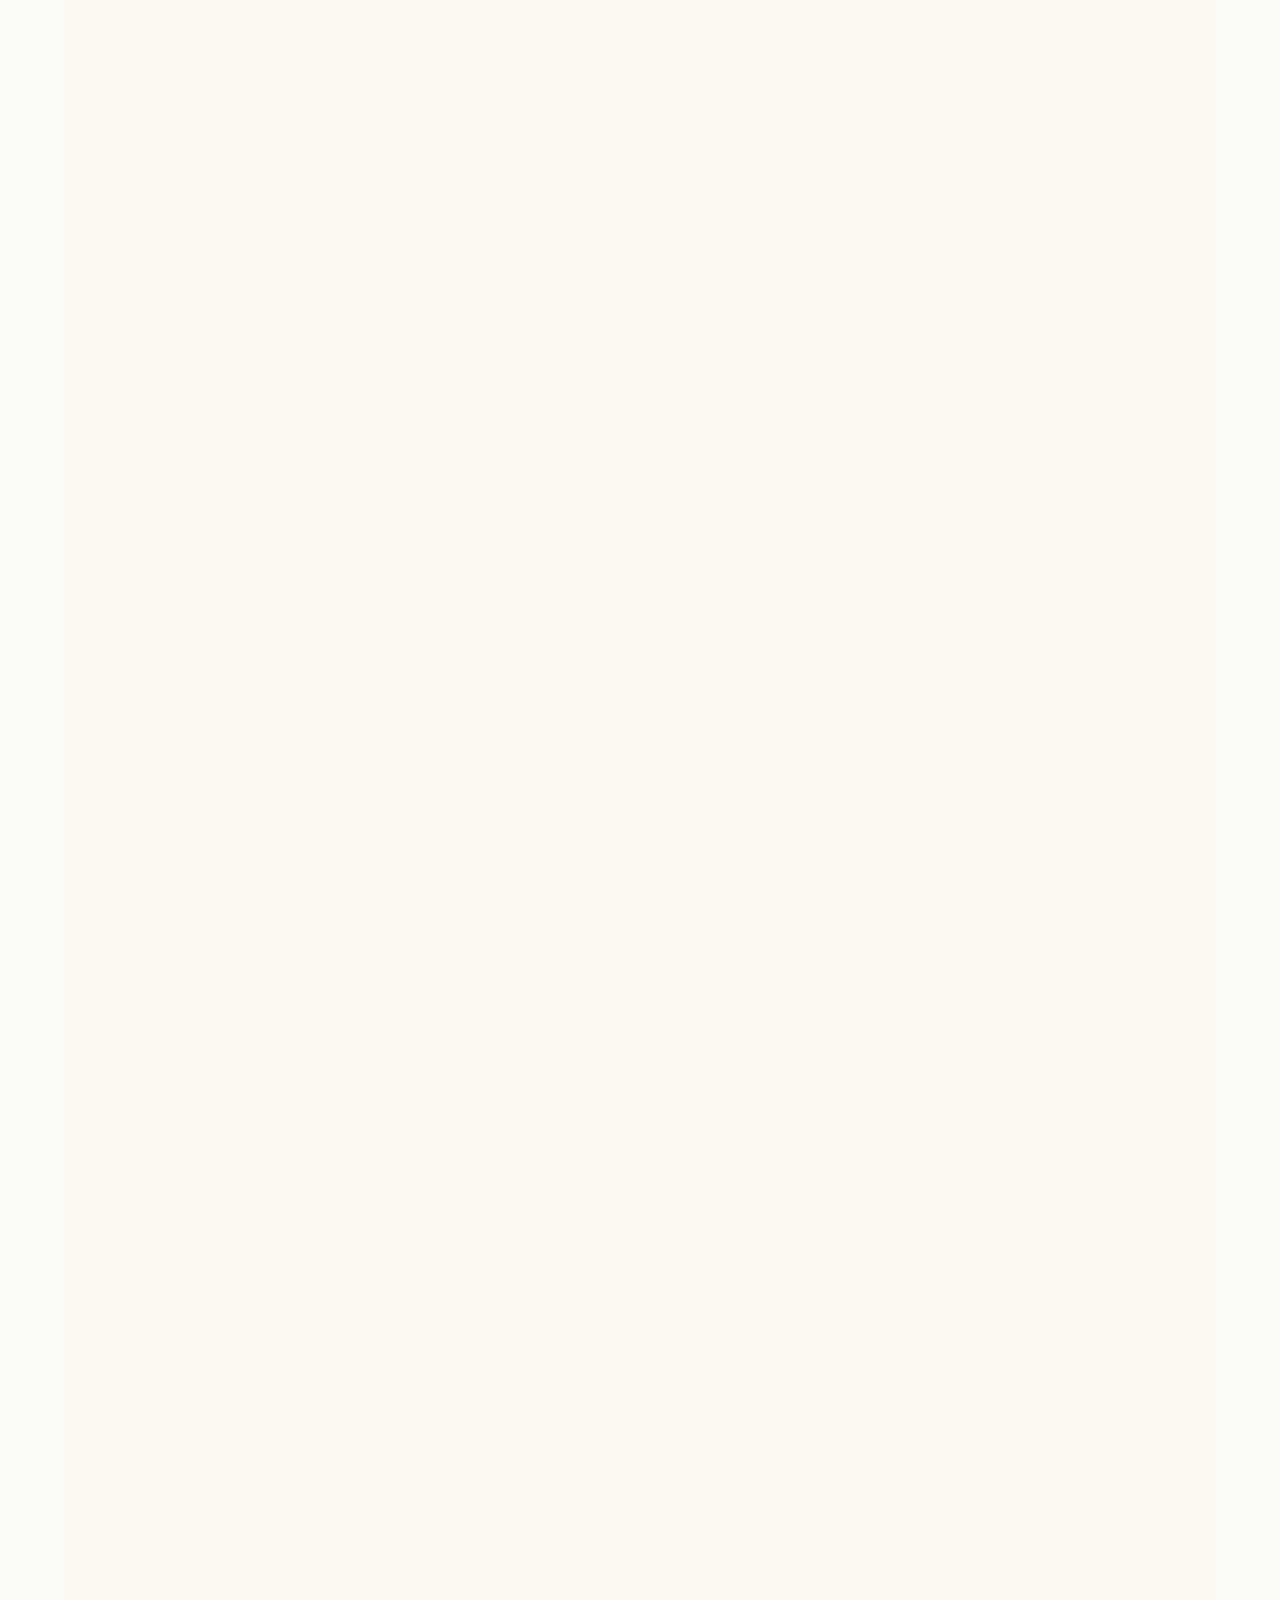
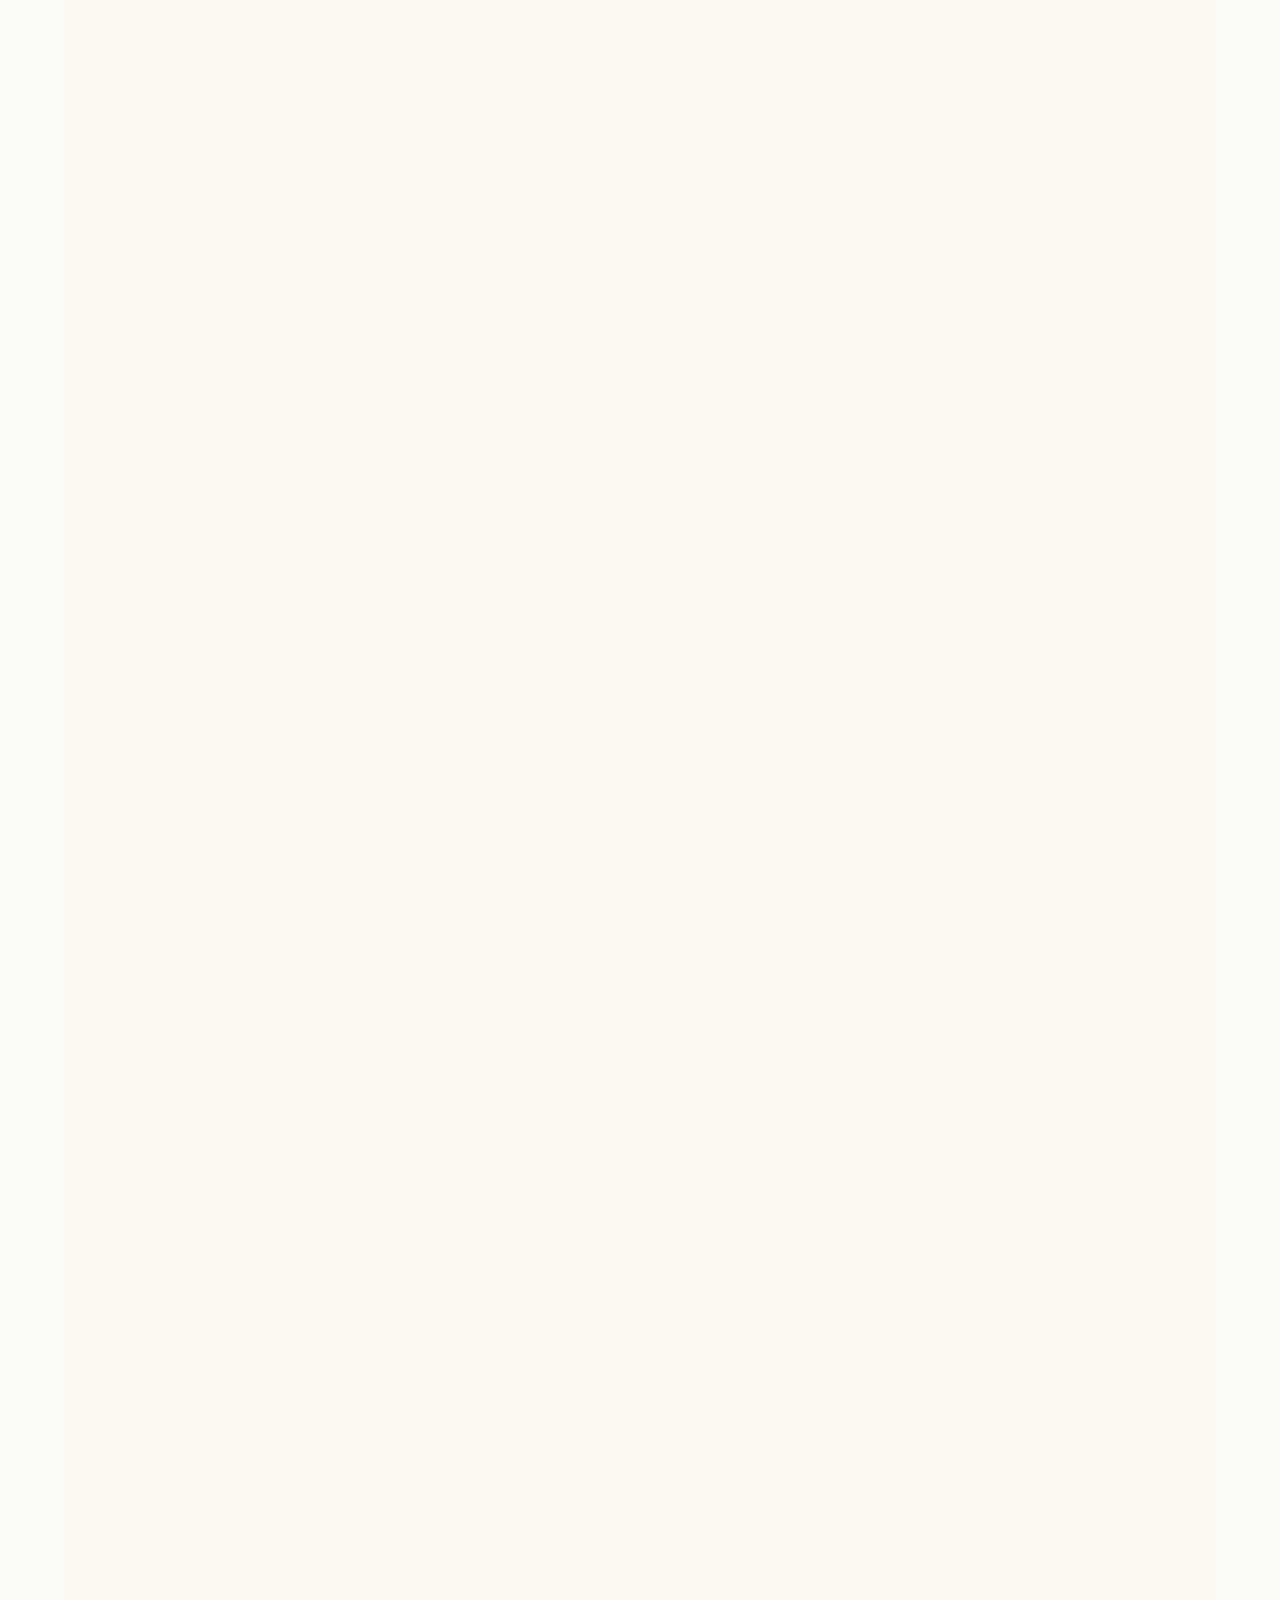
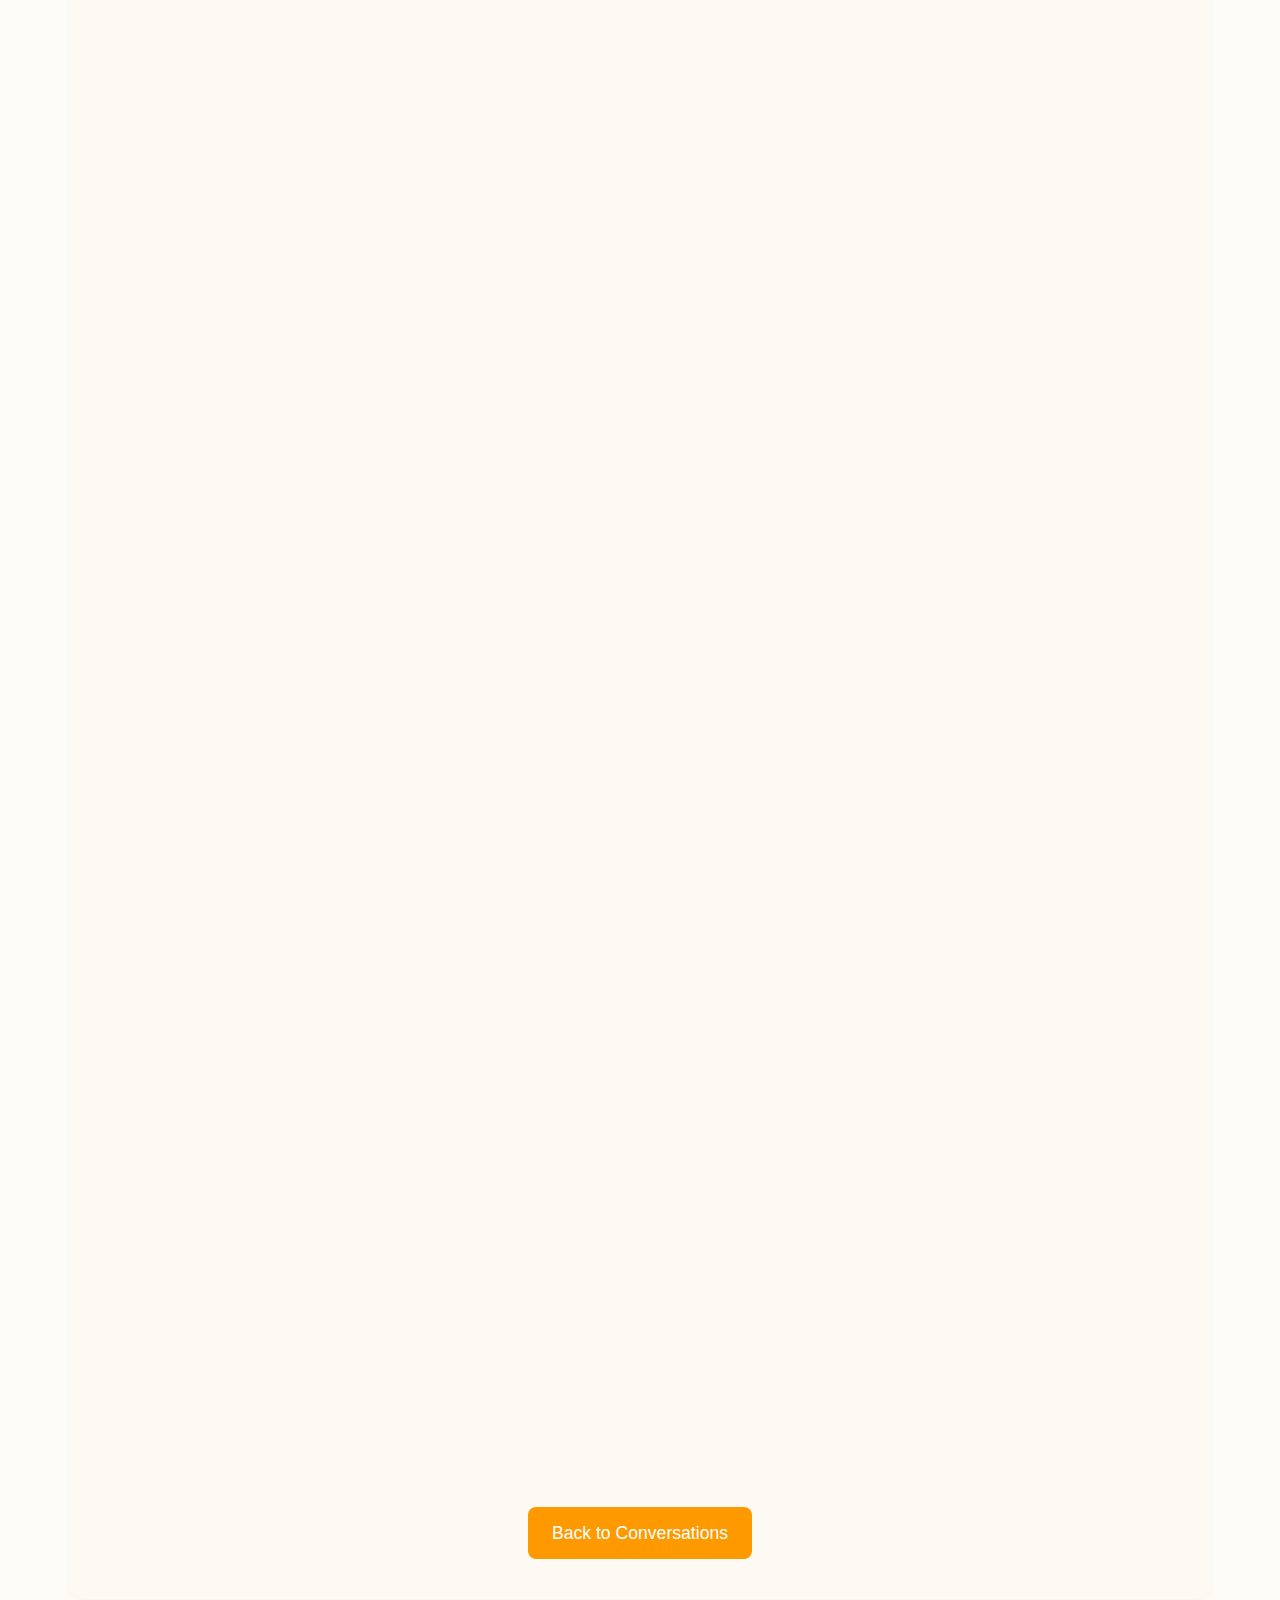
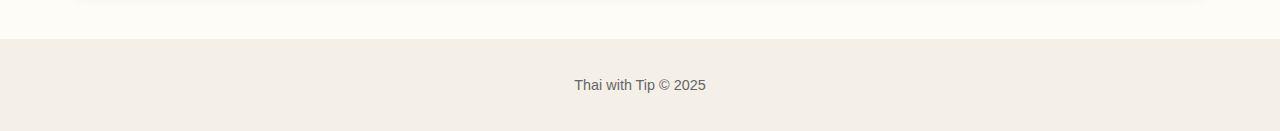
<file: conversations/delivery/index.html>
<!DOCTYPE html>
<html lang="en">
<head>
  <meta charset="UTF-8">
  <meta name="viewport" content="width=device-width, initial-scale=1.0">
  <title>Delivery at the Door</title>
  <link rel="stylesheet" href="../../styles.css">
  <link rel="manifest" href="../../manifest.json">
  <style>
    .dialogue p {
      margin: 10px 0;
    }
    .image-gallery {
      display: flex;
      flex-direction: column;
      align-items: center;
      gap: 20px;
      margin-top: 20px;
      margin-bottom: 20px;
    }
    .delivery-photo {
      width: 100%;
      max-width: 1080px;
      height: auto;
    }
  </style>
</head>
<body>
  <nav class="navbar">
    <a href="../../index.html">Home</a>
    <a href="../../vocabulary.html">Vocabulary</a>
    <a href="../index.html">Conversations</a>
    <a href="../../Download_page.html">Download</a>
  </nav>
  <header class="hero" style="background-image: url('../../background.png');">
    <div class="overlay">
      <h1>Delivery at the Door</h1>
      <p>Words to use when receiving a package.</p>
      <a href="../index.html" class="cta-button">Back to Conversations</a>
    </div>
  </header>

  <section class="section">
    <p>Imagine greeting a delivery person at your door.</p>
    <div class="dialogue">
      <p><strong>Delivery Guy (on phone):</strong> <span lang="th">ผมอยู่หน้าบ้านครับ</span> (phǒm yùu nâa bâan khráp) - "I'm in front of your house."</p>
      <p><strong>You:</strong> <span lang="th">ออกไปเดี๋ยวนี้ครับ</span> (òk bpai dĕeow-níi khráp) - "Coming out now."</p>
      <p><em>Moments later – at the door</em></p>
      <p><strong>Delivery Guy (handing package):</strong> <span lang="th">พัสดุครับ</span> (phát-sà-dù khráp) - "Package for you."</p>
      <p><strong>You:</strong> <span lang="th">ขอบคุณครับ</span> (khòb khun khráp) - "Thank you."</p>
    </div>

    <div class="image-gallery">
      <img src="delivery1.png" alt="Delivery conversation step 1" width="1080" height="1350" class="delivery-photo scroll-bounce">
      <img src="delivery2.png" alt="Delivery conversation step 2" width="1080" height="1350" class="delivery-photo scroll-bounce">
      <img src="delivery3.png" alt="Delivery conversation step 3" width="1080" height="1350" class="delivery-photo scroll-bounce">
    </div>

    <a href="../index.html" class="cta-button">Back to Conversations</a>
  </section>

  <footer>
    <p>Thai with Tip © 2025</p>
  </footer>

  <script src="../../script.js"></script>
  <script>
    if ('serviceWorker' in navigator) {
      navigator.serviceWorker.register('../../service-worker.js');
    }
  </script>
</body>
</html>
</file>
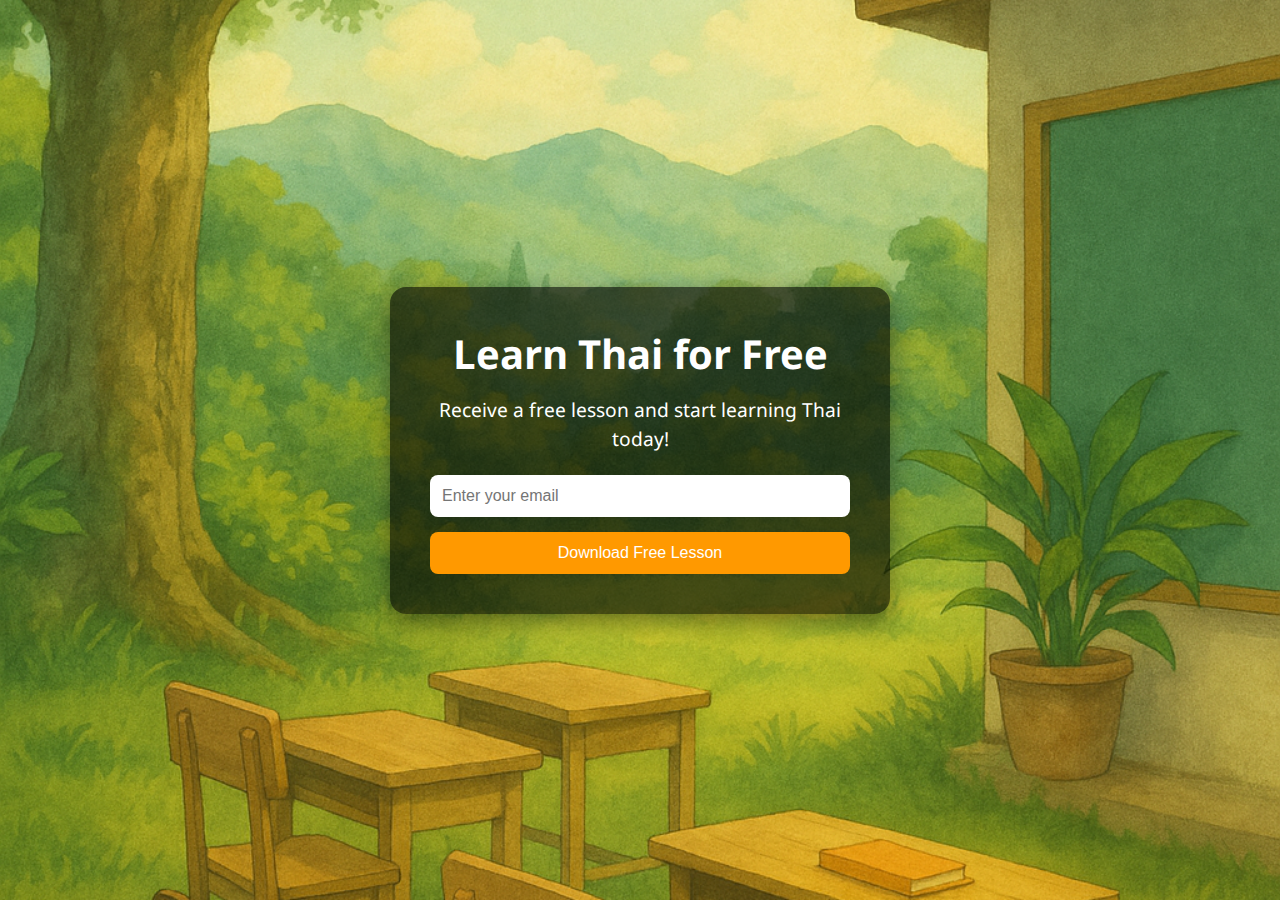
<file: Download_page.html>
<!DOCTYPE html>
<html lang="en">
<head>
  <meta charset="UTF-8" />
  <meta name="viewport" content="width=device-width, initial-scale=1.0" />
  <title>Learn Thai for Free</title>
  <link href="https://fonts.googleapis.com/css2?family=Noto+Sans+Thai:wght@400;700&display=swap" rel="stylesheet">
  <style>
    * {
      margin: 0;
      padding: 0;
      box-sizing: border-box;
    }
    body {
      font-family: 'Noto Sans Thai', sans-serif;
      background: url('background.png') no-repeat center center fixed;
      background-size: cover;
      display: flex;
      flex-direction: column;
      align-items: center;
      justify-content: center;
      height: 100vh;
      color: #fff;
      text-align: center;
      padding: 20px;
    }
    .overlay {
      background: rgba(0, 0, 0, 0.6);
      padding: 40px;
      border-radius: 16px;
      max-width: 500px;
      width: 100%;
      box-shadow: 0 8px 24px rgba(0, 0, 0, 0.4);
    }
    h1 {
      font-size: 2.5rem;
      margin-bottom: 10px;
    }
    p {
      font-size: 1.2rem;
      margin-bottom: 20px;
    }
    form {
      display: flex;
      flex-direction: column;
    }
    input[type="email"] {
      padding: 12px;
      font-size: 1rem;
      border: none;
      border-radius: 8px;
      margin-bottom: 15px;
      outline: none;
    }
    button {
      background-color: #ff9900;
      border: none;
      padding: 12px;
      font-size: 1rem;
      border-radius: 8px;
      color: white;
      cursor: pointer;
      transition: background-color 0.3s;
    }
    button:hover {
      background-color: #ff7700;
    }
    @media (max-width: 600px) {
      h1 { font-size: 2rem; }
      p { font-size: 1rem; }
    }
  </style>
</head>
<body>
  <div class="overlay">
    <h1>Learn Thai for Free</h1>
    <p>Receive a free lesson and start learning Thai today!</p>
    <form id="thaiForm">
      <input type="email" id="email" placeholder="Enter your email" required />
      <button type="submit">Download Free Lesson</button>
    </form>
  </div>

  <script>
    document.getElementById('thaiForm').addEventListener('submit', function (e) {
      e.preventDefault();
      const email = document.getElementById('email').value.trim();
        // console.log("📨 Submitting email:", email);

      if (!email) {
        alert("Please enter a valid email.");
        return;
      }

      fetch('https://api.sheetbest.com/sheets/e0ea840e-d84a-4fa1-b8c0-ff3c9f77b8e6', {
        method: 'POST',
        headers: { 'Content-Type': 'application/json' },
        body: JSON.stringify({ Email: email })
      })
      .then(response => {
        // console.log("✅ Response status:", response.status);
        if (!response.ok) throw new Error("Network response was not ok");
        return response.json();
      })
      .then(data => {
        // console.log("✅ Email saved:", data);
        alert("Thanks! Your download will begin.");
        window.location.href = 'https://drive.google.com/file/d/1_933Z6bOIIrp1LXgWGS8x4Ru9eYwjKD2/view?usp=sharing';
      })
      .catch(err => {
        // console.error("❌ Submission failed:", err);
        alert('Submission failed. Please try again.');
      });
    });
  </script>
</body>
</html>
</file>
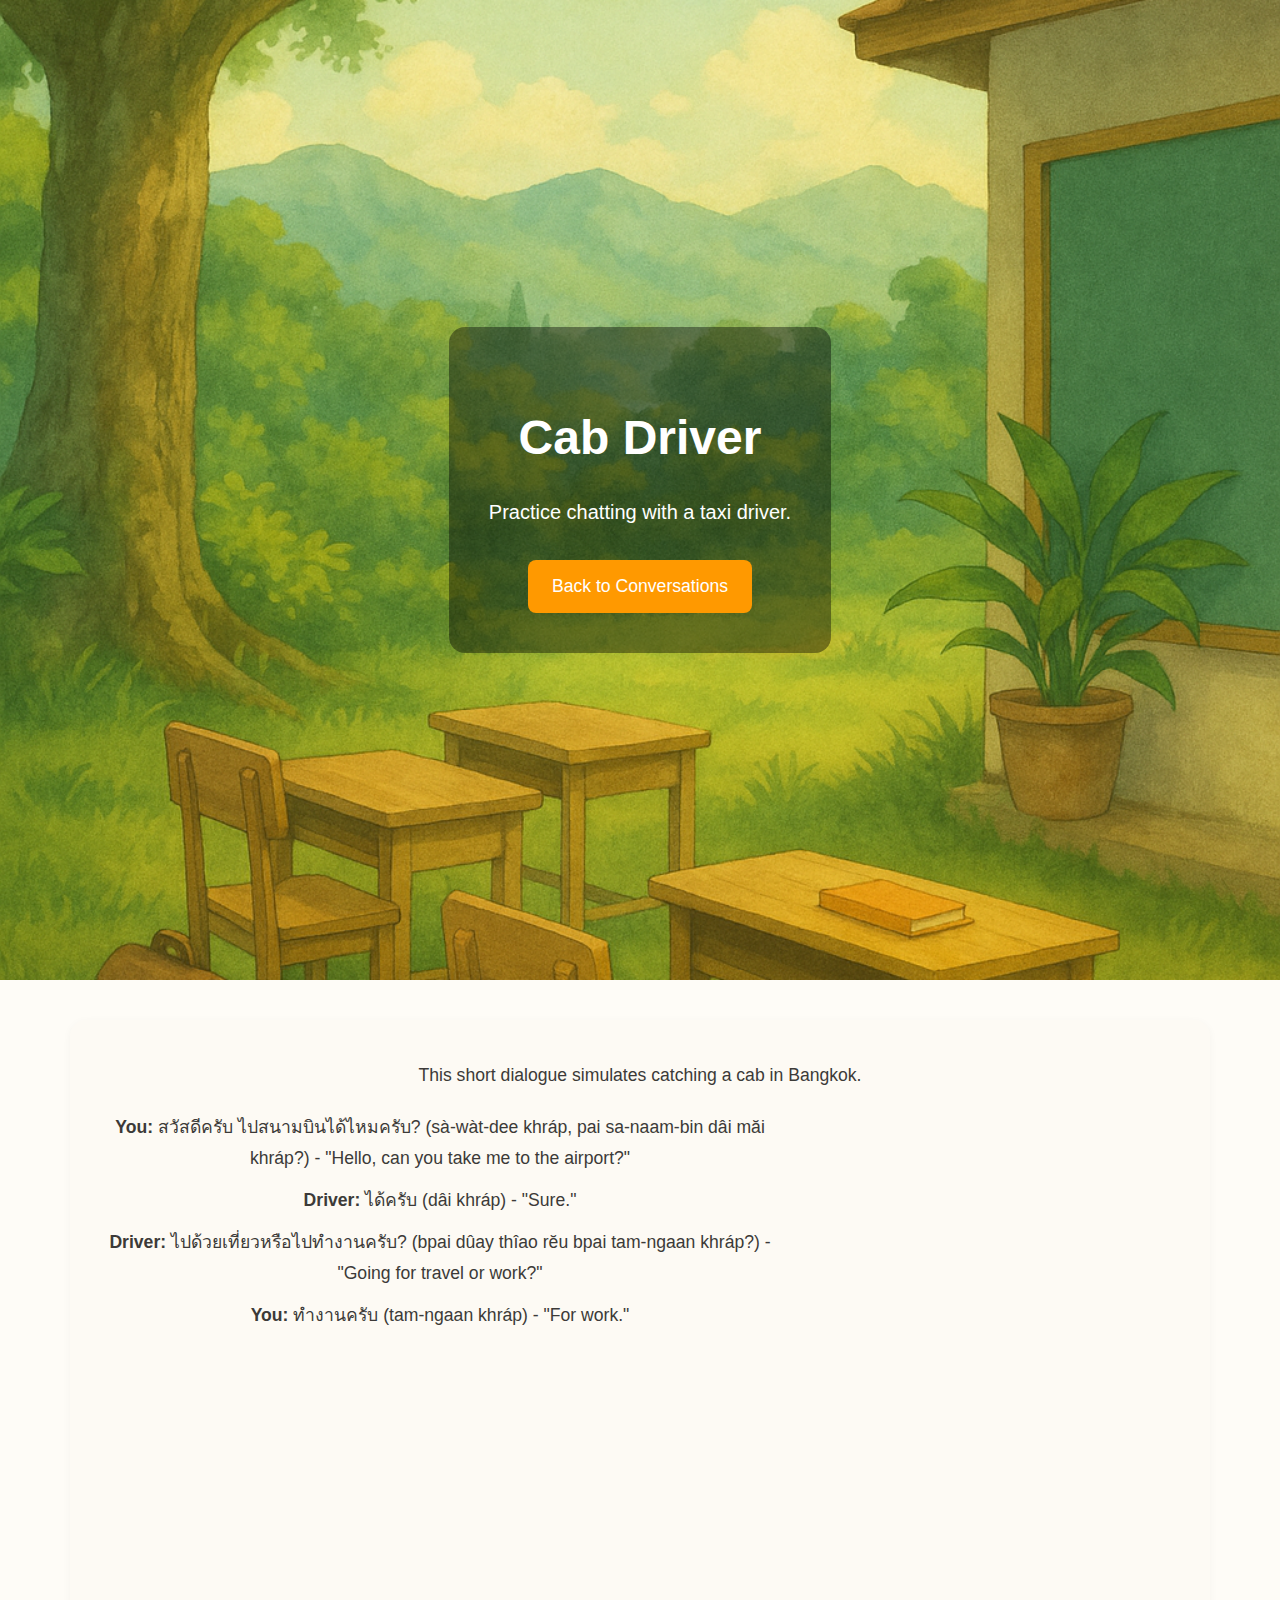
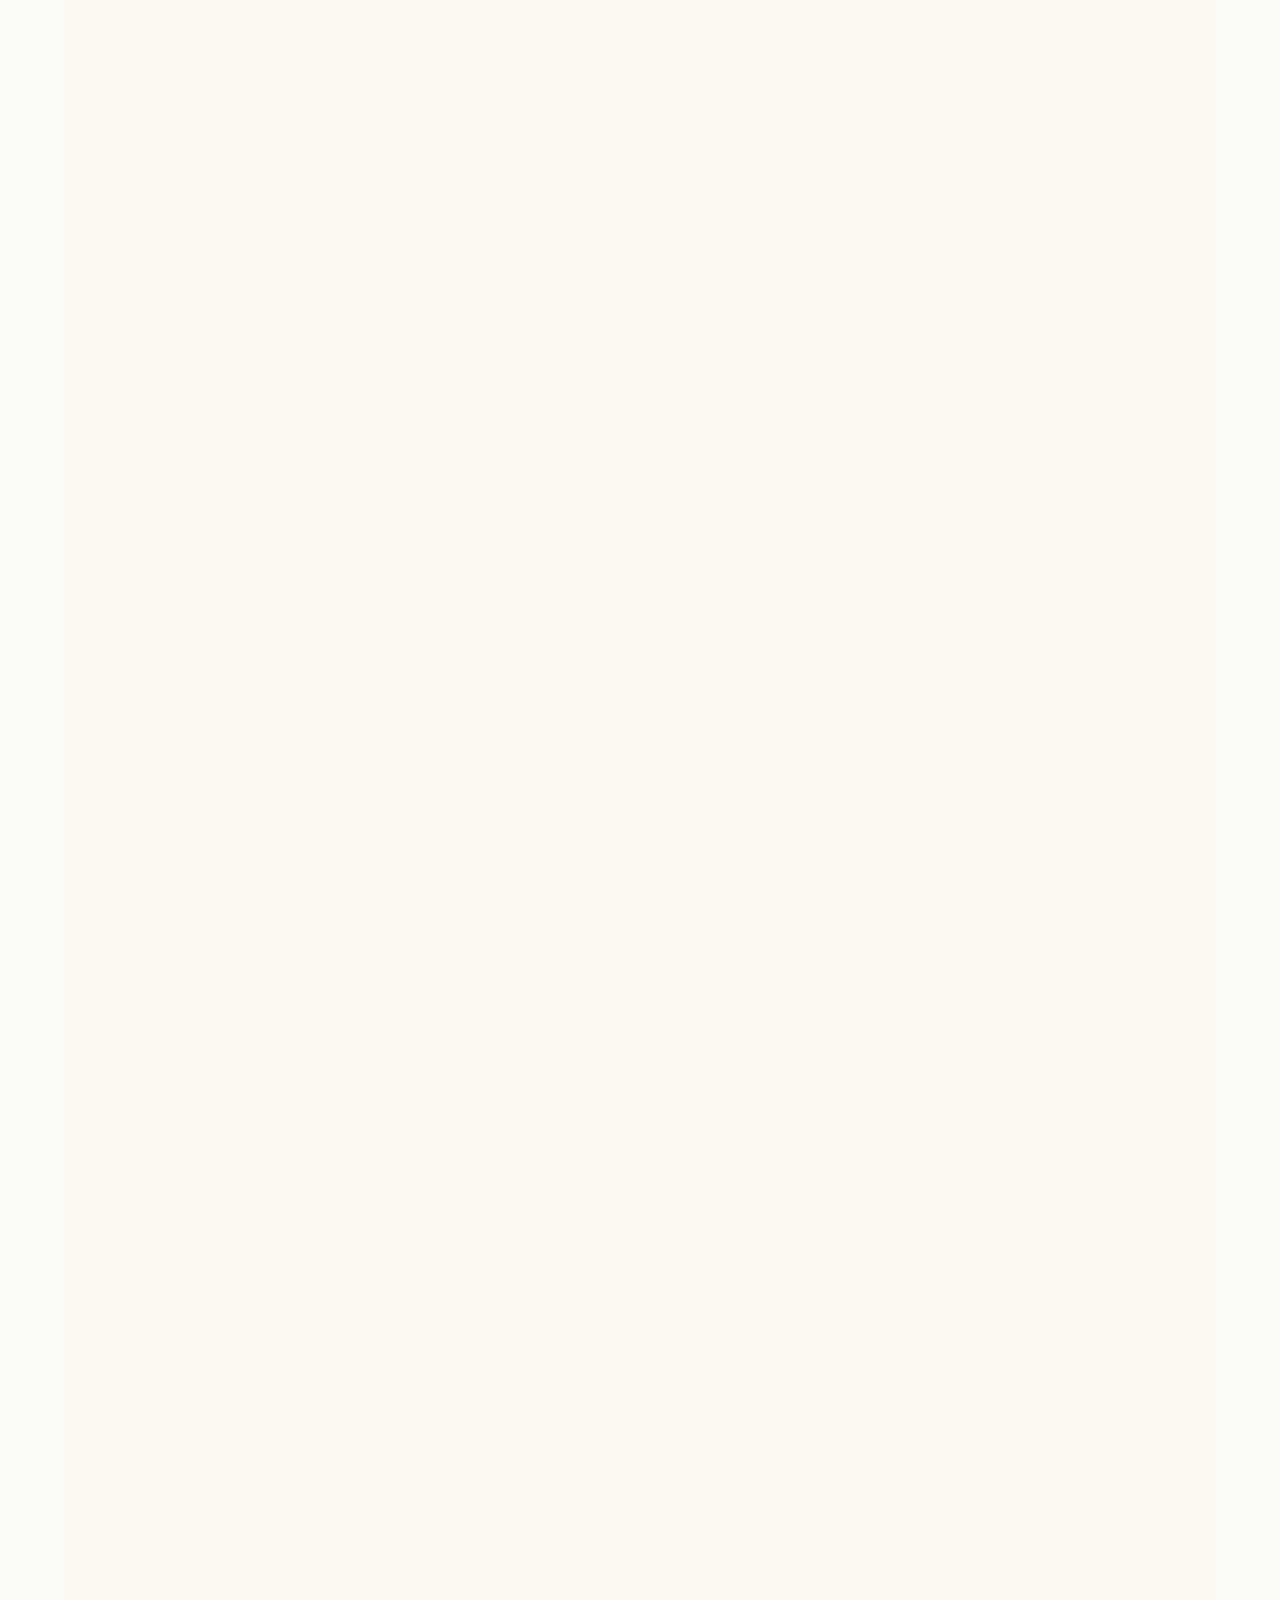
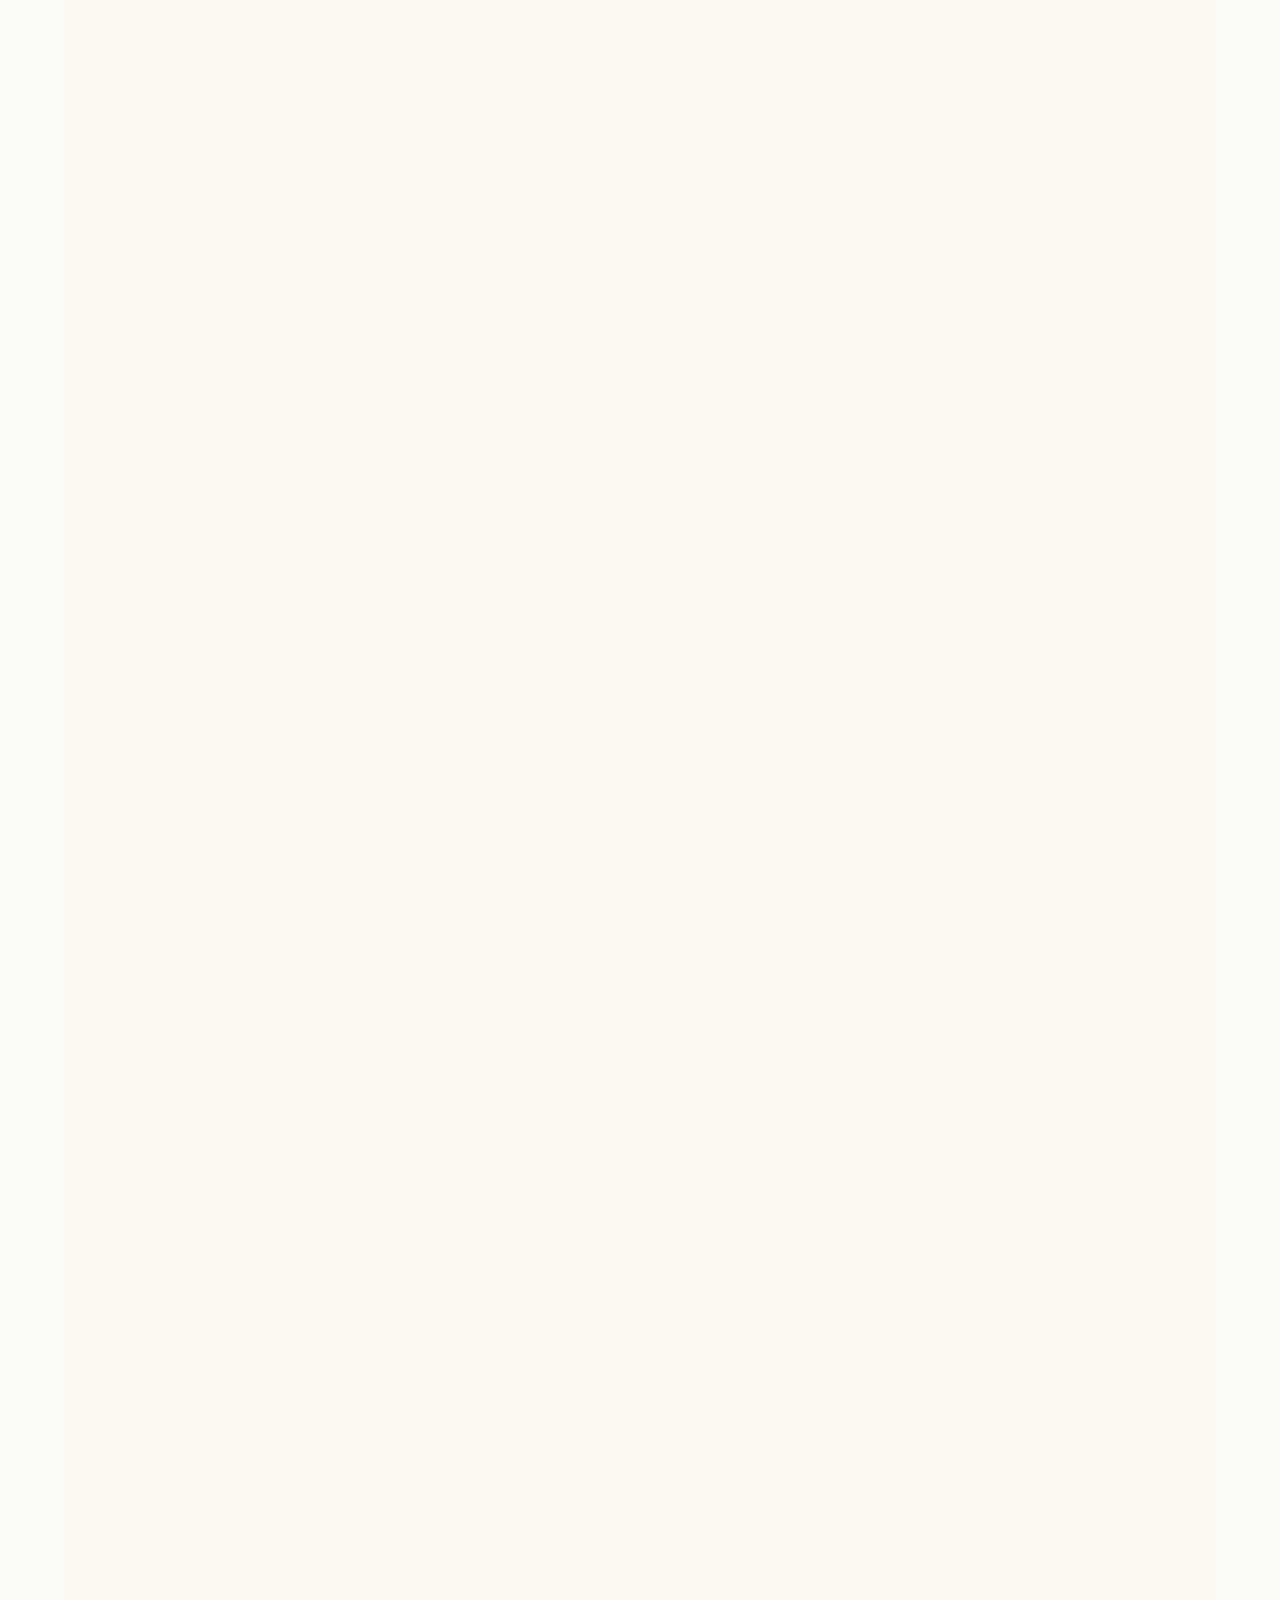
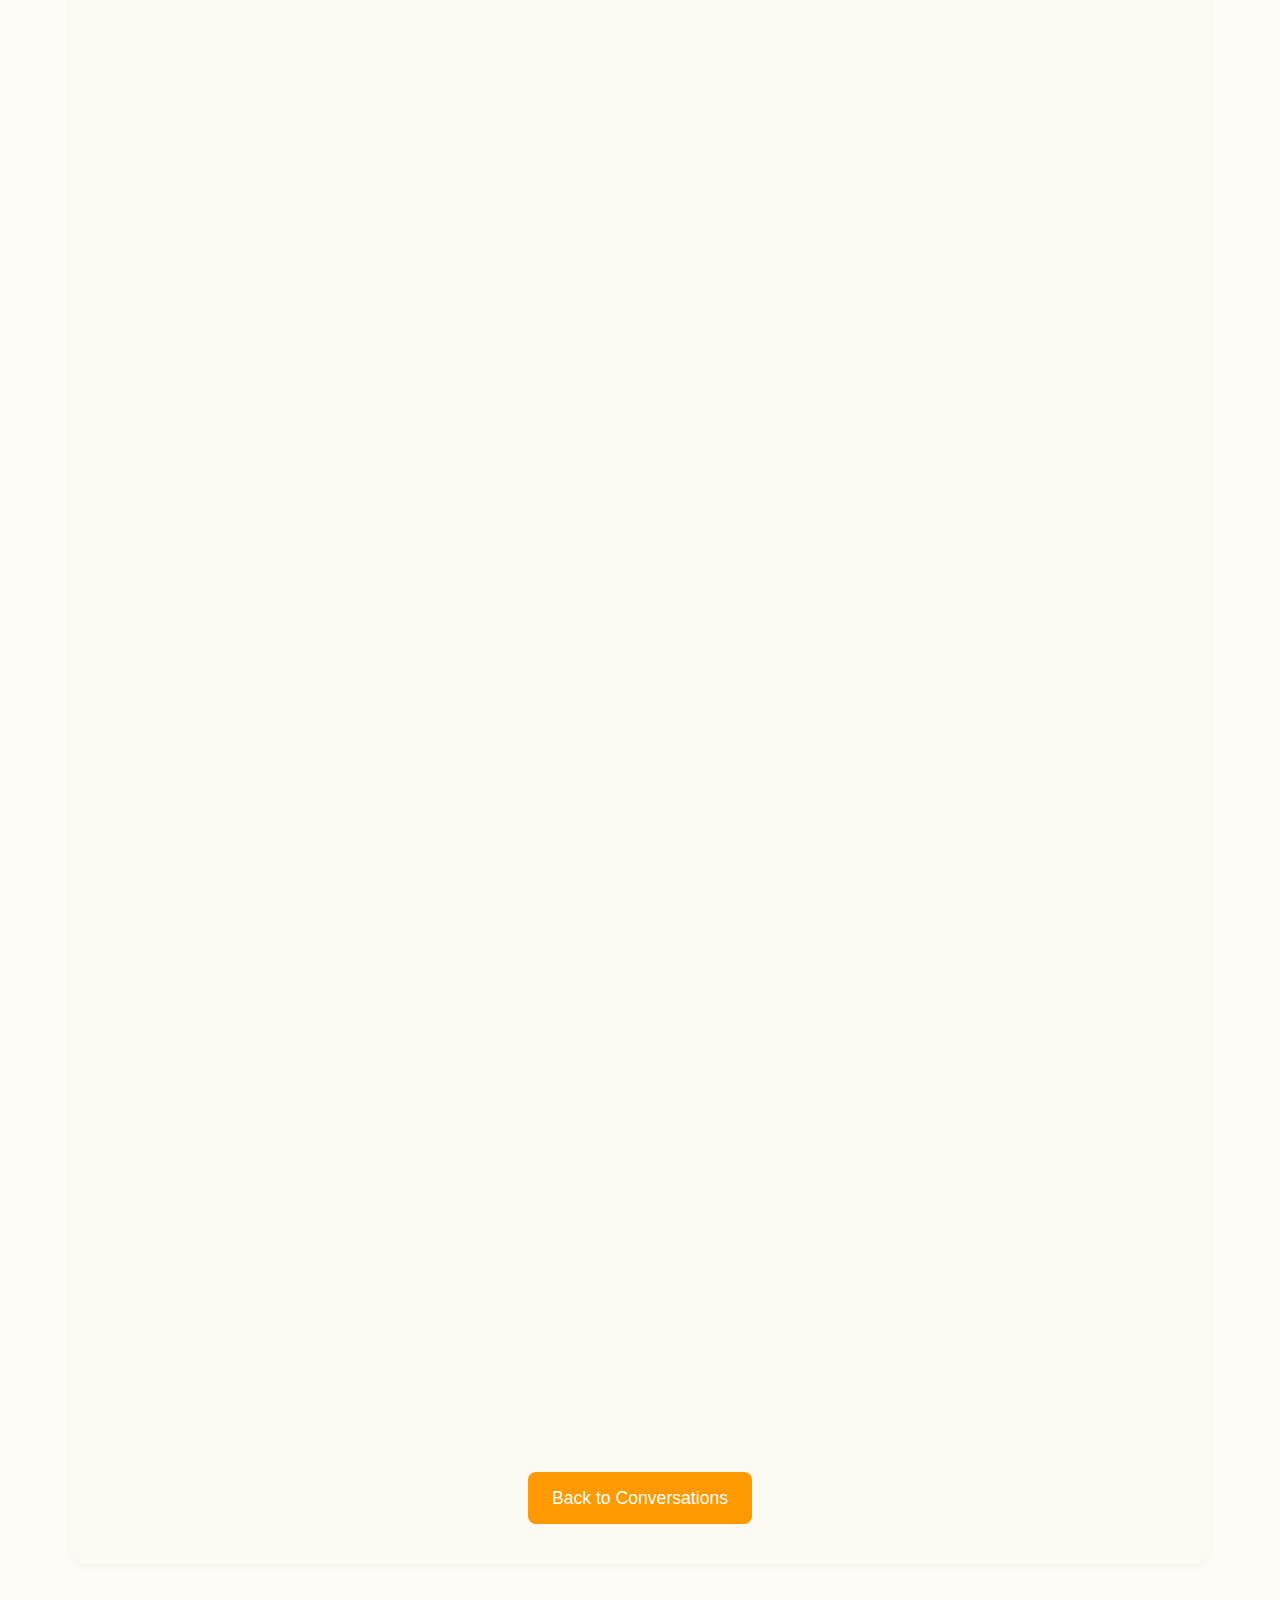
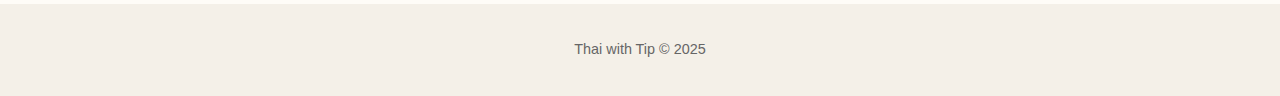
<file: conversations/cab-driver.html>
<!DOCTYPE html>
<html lang="en">
<head>
  <meta charset="UTF-8">
  <meta name="viewport" content="width=device-width, initial-scale=1.0">
  <title>Cab Driver Conversation</title>
  <link rel="stylesheet" href="../styles.css">
  <link rel="manifest" href="../manifest.json">
  <style>
    .dialogue p {
      margin: 10px 0;
    }
    .image-gallery {
      display: flex;
      flex-direction: column;
      align-items: center;
      gap: 20px;
      margin-top: 20px;
      margin-bottom: 20px;
    }
    .cab-photo {
      width: 100%;
      max-width: 1080px;
      height: auto;
    }
  </style>
</head>
<body>
  <header class="hero" style="background-image: url('../background.png');">
    <div class="overlay">
      <h1>Cab Driver</h1>
      <p>Practice chatting with a taxi driver.</p>
      <a href="index.html" class="cta-button">Back to Conversations</a>
    </div>
  </header>

  <section class="section">
    <p>This short dialogue simulates catching a cab in Bangkok.</p>
    <div class="dialogue">
      <p><strong>You:</strong> <span lang="th">สวัสดีครับ ไปสนามบินได้ไหมครับ?</span> (sà-wàt-dee khráp, pai sa-naam-bin dâi măi khráp?) - "Hello, can you take me to the airport?"</p>
      <p><strong>Driver:</strong> <span lang="th">ได้ครับ</span> (dâi khráp) - "Sure."</p>
      <p><strong>Driver:</strong> <span lang="th">ไปด้วยเที่ยวหรือไปทำงานครับ?</span> (bpai dûay thîao rĕu bpai tam-ngaan khráp?) - "Going for travel or work?"</p>
      <p><strong>You:</strong> <span lang="th">ทำงานครับ</span> (tam-ngaan khráp) - "For work."</p>
    </div>

    <div class="image-gallery">
      <img src="cab/cab1.png" alt="Cab conversation step 1" width="1080" height="1350" class="cab-photo scroll-bounce">
      <img src="cab/cab2.png" alt="Cab conversation step 2" width="1080" height="1350" class="cab-photo scroll-bounce">
      <img src="cab/cab3.png" alt="Cab conversation step 3" width="1080" height="1350" class="cab-photo scroll-bounce">
    </div>

    <a href="index.html" class="cta-button">Back to Conversations</a>
  </section>

  <footer>
    <p>Thai with Tip © 2025</p>
  </footer>

  <script src="../script.js"></script>
  <script>
    if ('serviceWorker' in navigator) {
      navigator.serviceWorker.register('../service-worker.js');
    }
  </script>
</body>
</html>
</file>
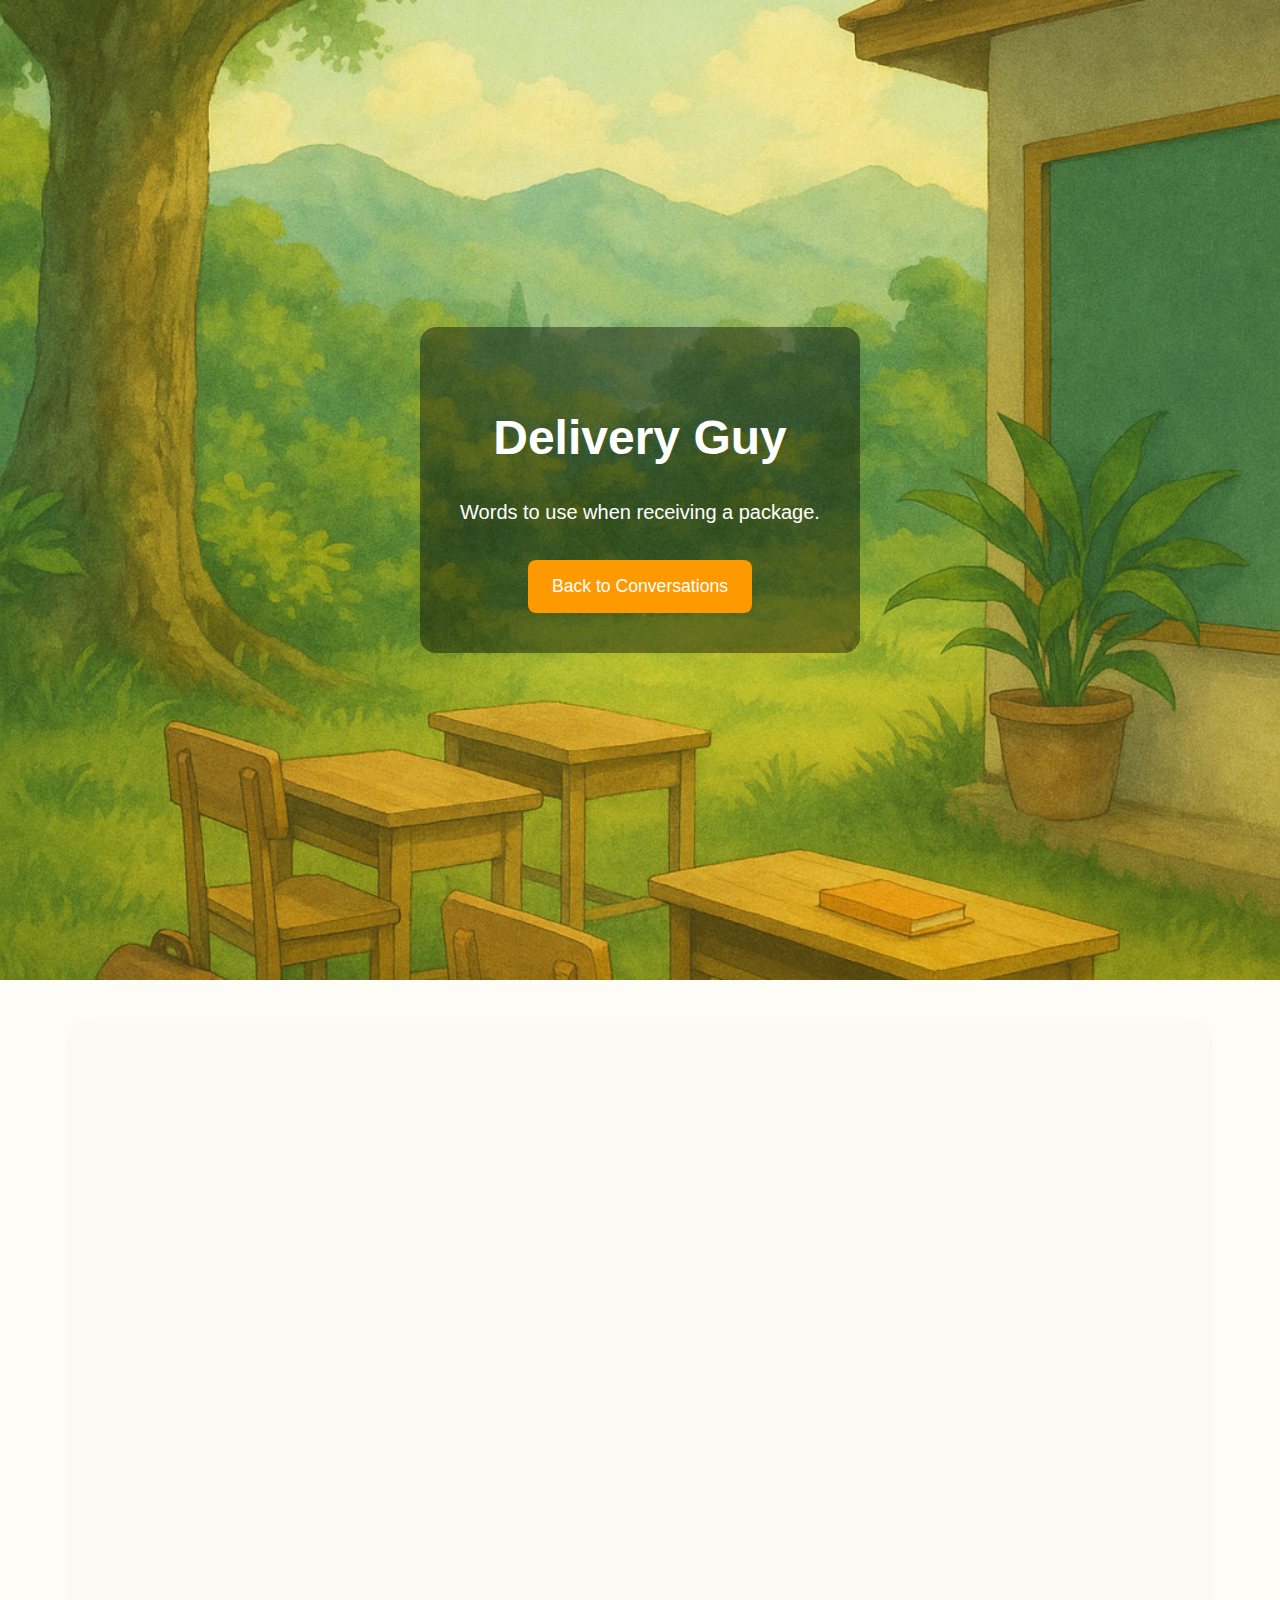
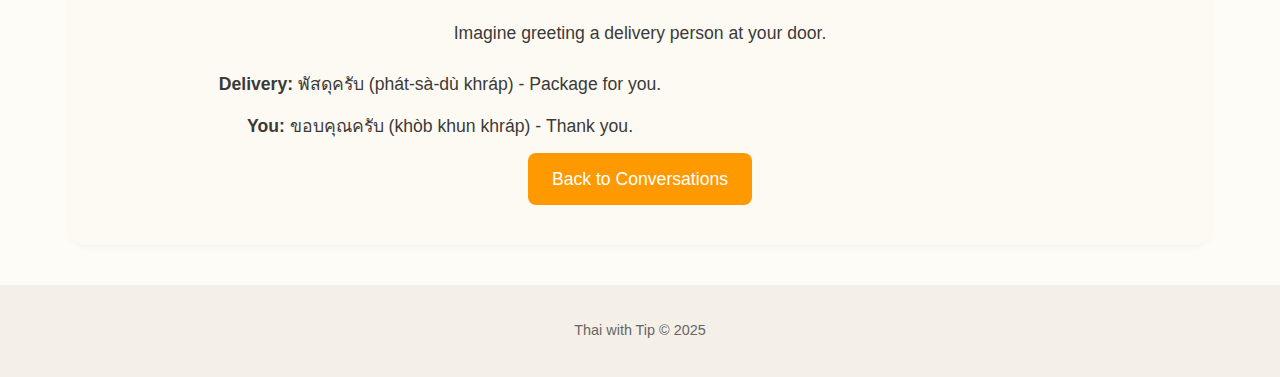
<file: conversations/delivery.html>
<!DOCTYPE html>
<html lang="en">
<head>
  <meta charset="UTF-8">
  <meta name="viewport" content="width=device-width, initial-scale=1.0">
  <title>Delivery Conversation</title>
  <link rel="stylesheet" href="../styles.css">
  <style>
    .dialogue p {
      margin: 10px 0;
    }
  </style>
</head>
<body>
  <header class="hero" style="background-image: url('../background.png');">
    <div class="overlay">
      <h1>Delivery Guy</h1>
      <p>Words to use when receiving a package.</p>
      <a href="index.html" class="cta-button">Back to Conversations</a>
    </div>
  </header>

  <section class="section">
    <img src="images/delivery.svg" alt="Delivery" class="scroll-bounce">
    <p>Imagine greeting a delivery person at your door.</p>
    <div class="dialogue">
      <p><strong>Delivery:</strong> <span lang="th">พัสดุครับ</span> (phát-sà-dù khráp) - Package for you.</p>
      <p><strong>You:</strong> <span lang="th">ขอบคุณครับ</span> (khòb khun khráp) - Thank you.</p>
    </div>
    <a href="index.html" class="cta-button">Back to Conversations</a>
  </section>

  <footer>
    <p>Thai with Tip © 2025</p>
  </footer>

  <script src="../script.js"></script>
</body>
</html>
</file>
<file: styles.css>
body {
  margin: 0;
  font-family: 'Segoe UI', sans-serif;
  background-color: #fefcf7;
  color: #333;
  line-height: 1.6;
  overflow-x: hidden;
}

img {
  max-width: 100%;
  height: auto;
  border-radius: 12px;
  box-shadow: 0 4px 10px rgba(0,0,0,0.1);
}

.scroll-bounce {
  opacity: 0;
  transform: translateY(20px);
  transition: all 0.6s ease;
}

.scroll-bounce.visible {
  opacity: 1;
  animation: bounceFadeIn 1s ease-out forwards;
}

.hero {
  background-size: cover;
  background-position: center;
  min-height: 100vh;
  display: flex;
  align-items: center;
  justify-content: center;
  text-align: center;
  padding: 40px 20px;
  color: white;
}

.hero .overlay {
  background-color: rgba(0, 0, 0, 0.4);
  padding: 40px;
  border-radius: 16px;
  max-width: 600px;
}

.hero h1 {
  font-size: 3rem;
  margin-bottom: 1rem;
}

.hero p {
  font-size: 1.25rem;
  margin-bottom: 2rem;
}

.cta-button {
  background: #ff9900;
  color: white;
  text-decoration: none;
  padding: 0.75rem 1.5rem;
  font-size: 1.1rem;
  border-radius: 8px;
  transition: all 0.3s ease;
  display: inline-block;
}

.cta-button:hover {
  background: #e68300;
  transform: scale(1.05);
}

.section {
  padding: 40px 20px;
  max-width: 1100px;
  margin: 40px auto;
  text-align: center;
  background-color: #fdfaf4;
  border-radius: 16px;
  box-shadow: 0 2px 8px rgba(0,0,0,0.04);
}

.section h2 {
  font-size: 2rem;
  margin-bottom: 1rem;
  color: #2e2b29;
}

.section p {
  font-size: 1.1rem;
  color: #3c3a38;
  margin: 0 auto 20px;
  max-width: 700px;
  line-height: 1.8;
  font-weight: 500;
}

.section ul {
  list-style: none;
  padding: 0;
  margin: 1rem 0 0 0;
}

.section ul li {
  font-size: 1rem;
  padding: 0.3rem 0;
}

.why-grid {
  display: flex;
  align-items: center;
  justify-content: center;
  gap: 2rem;
  flex-wrap: wrap;
}

.why-grid .why-text {
  flex: 1 1 350px;
  text-align: left;
}

.why-grid .why-image {
  flex: 1 1 300px;
  text-align: center;
}

.styled-list {
  margin-top: 1rem;
  padding-left: 0;
  list-style: none;
}

.styled-list li {
  font-size: 1.05rem;
  margin-bottom: 0.8rem;
  display: flex;
  align-items: center;
  gap: 10px;
}

.styled-list span {
  font-size: 1.3rem;
}

.cta-section {
  background: #fef6e9;
  padding: 60px 20px;
  text-align: center;
}

footer {
  padding: 20px;
  text-align: center;
  background: #f4f0e8;
  font-size: 0.9rem;
  color: #666;
}

@keyframes bounceFadeIn {
  0% {
    opacity: 0;
    transform: translateY(20px);
  }
  60% {
    opacity: 1;
    transform: translateY(-10px);
  }
  80% {
    transform: translateY(5px);
  }
  100% {
    transform: translateY(0);
  }
}

@media (max-width: 768px) {
  .hero h1 {
    font-size: 2.2rem;
  }

  .hero p,
  .cta-section h2,
  .section h2,
  .section p {
    font-size: 1rem;
  }

  .cta-button {
    font-size: 1rem;
    padding: 0.6rem 1.2rem;
  }

  .why-grid {
    flex-direction: column;
  }

  .why-grid .why-text {
    text-align: center;
  }
}

.social-links {
  display: flex;
  justify-content: center;
  gap: 2rem;
  margin-top: 20px;
  flex-wrap: wrap;
}

.social-item {
  display: flex;
  flex-direction: column;
  align-items: center;
  text-decoration: none;
  color: white;
  font-size: 1rem;
}

.social-item img {
  width: 48px;
  height: 48px;
  border-radius: 12px;
  box-shadow: 0 2px 6px rgba(0,0,0,0.2);
  margin-bottom: 6px;
  transition: transform 0.3s;
}

.social-item:hover img {
  transform: scale(1.1);
}

.scroll-hint {
  margin-top: 30px;
  font-size: 1rem;
  color: #eee;
}
</file>
